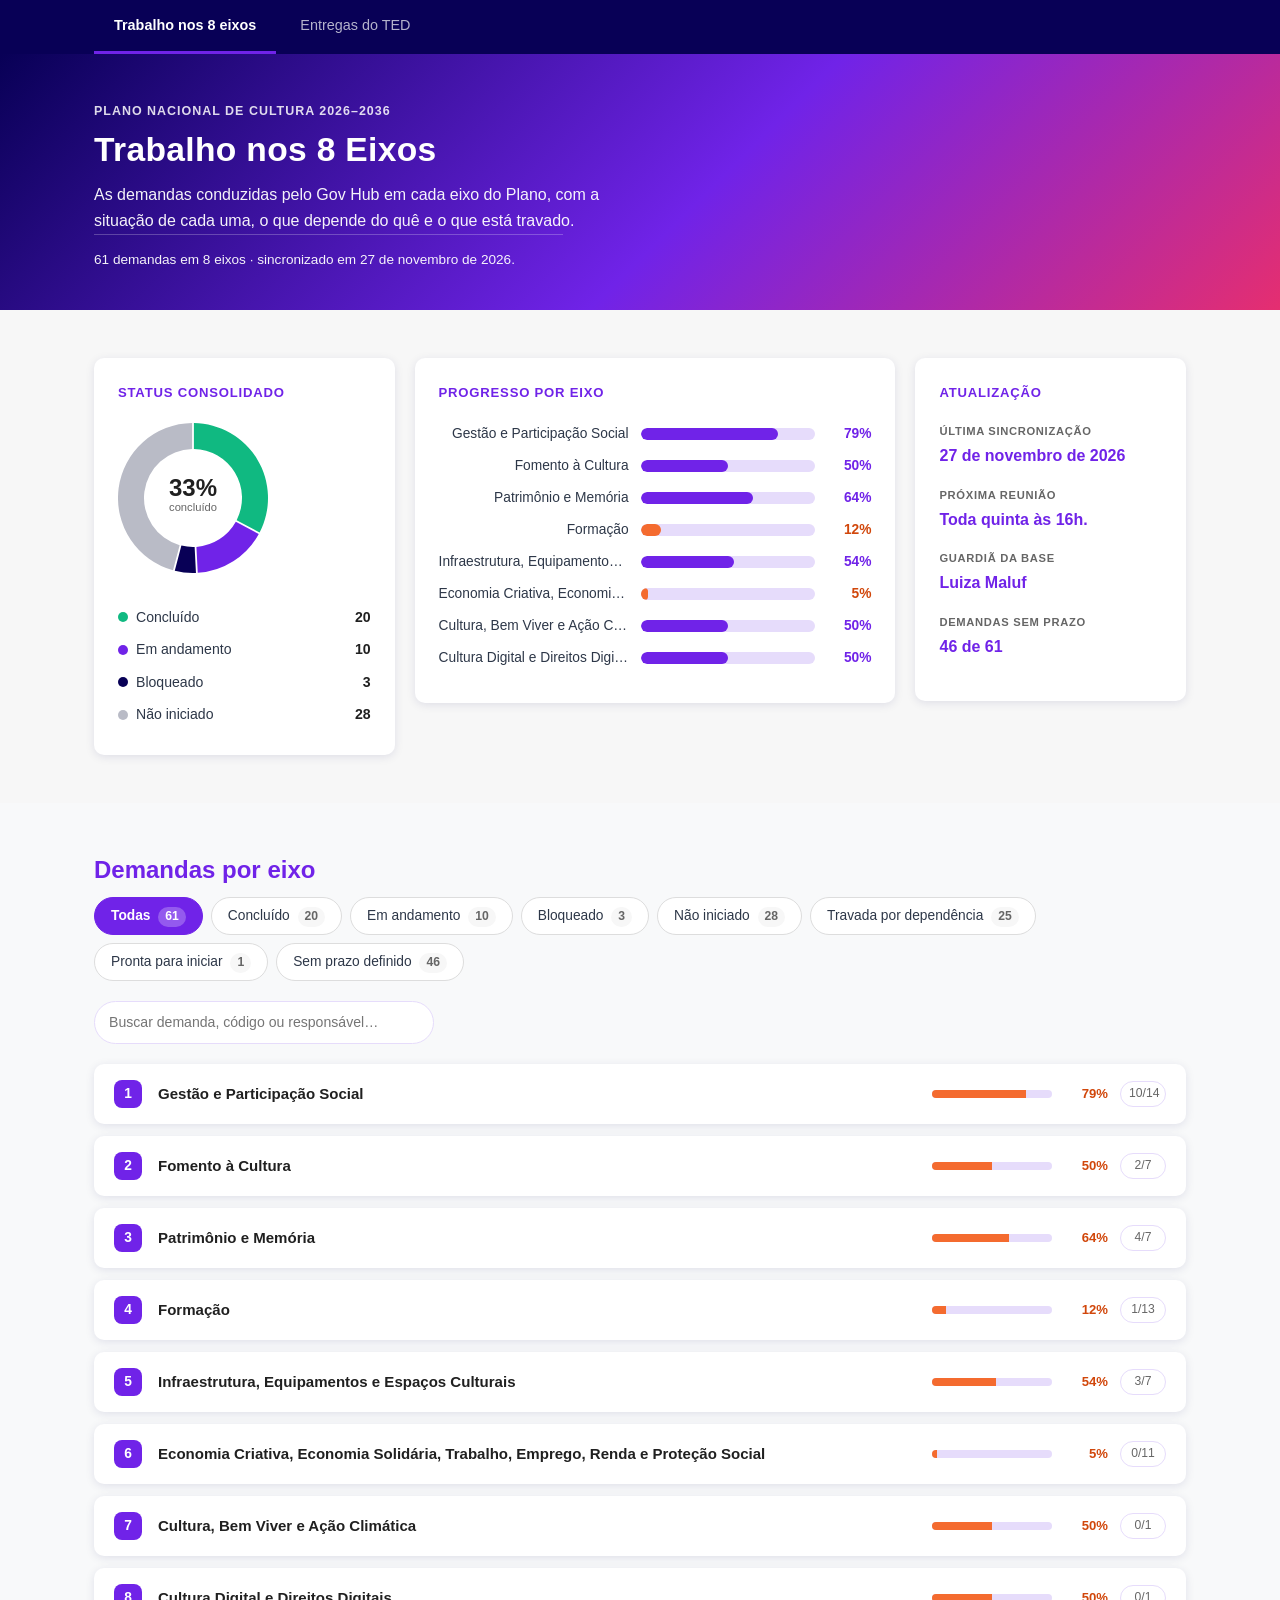
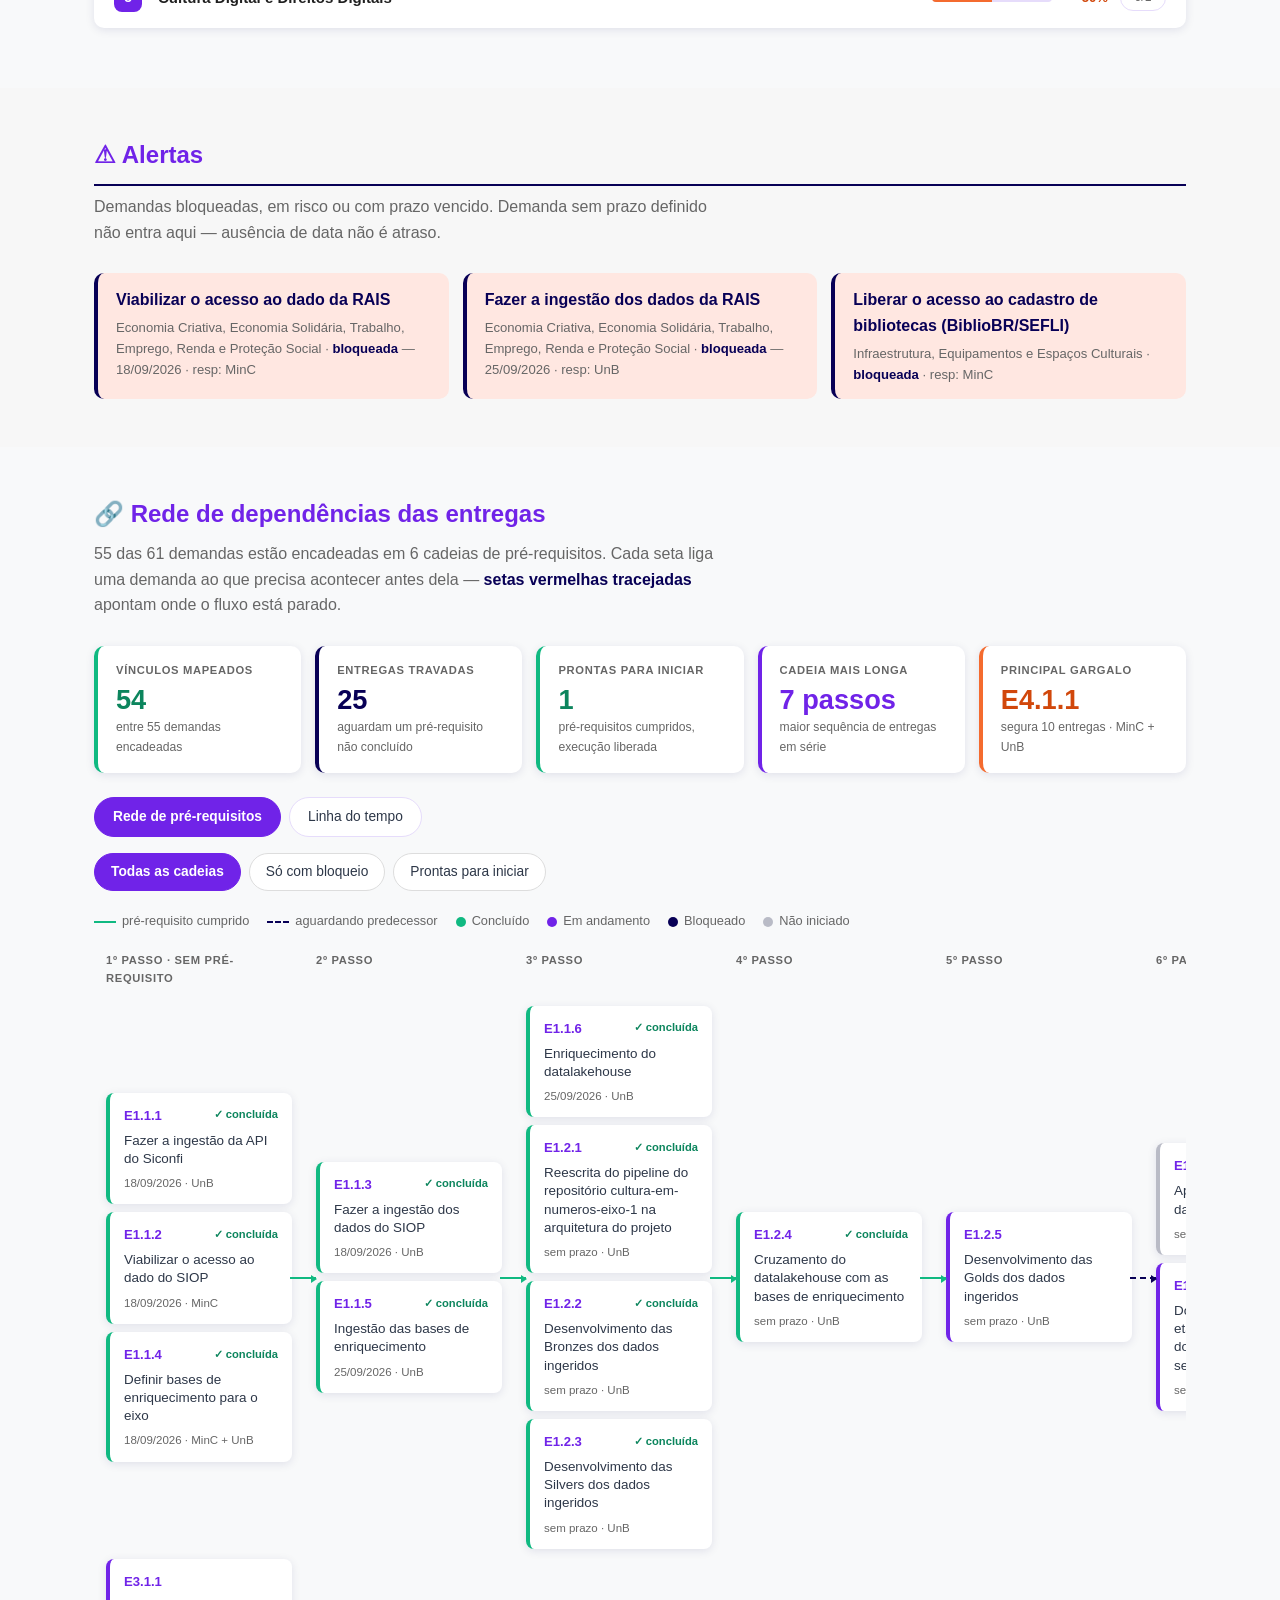
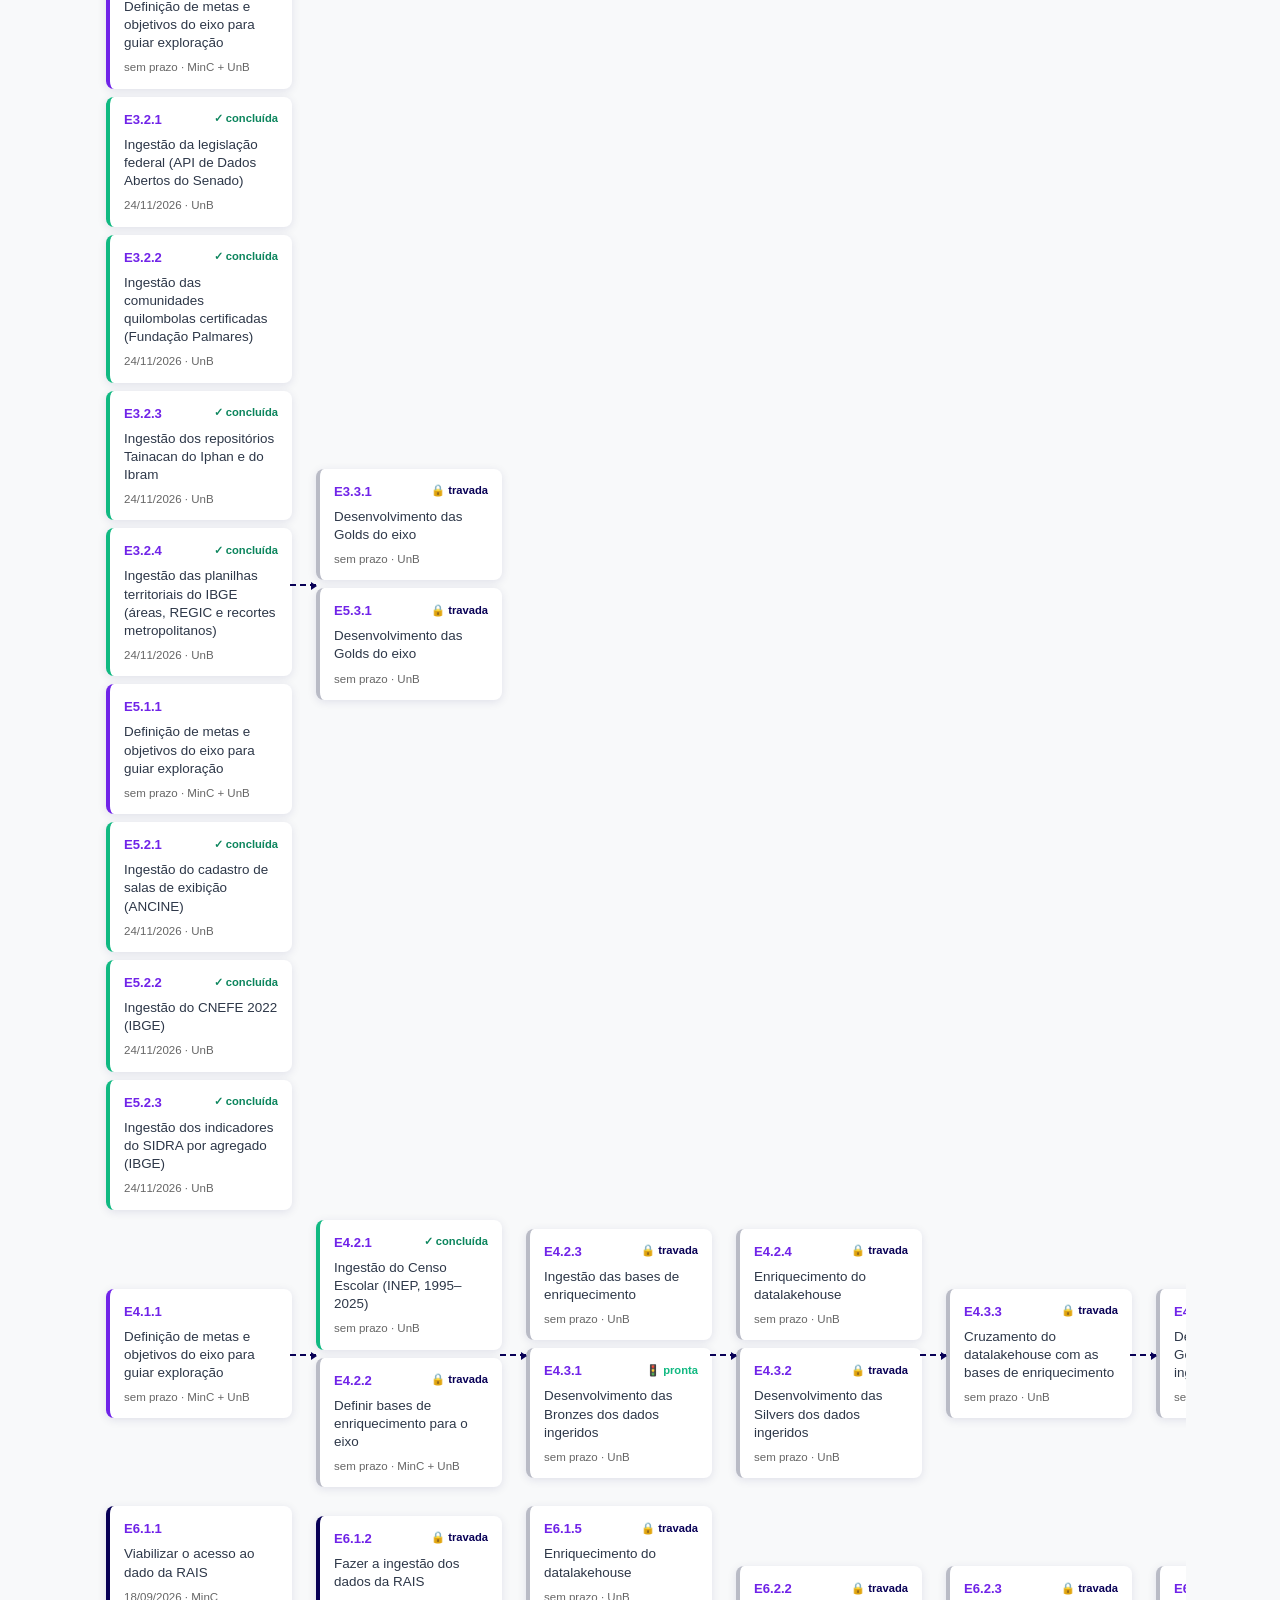
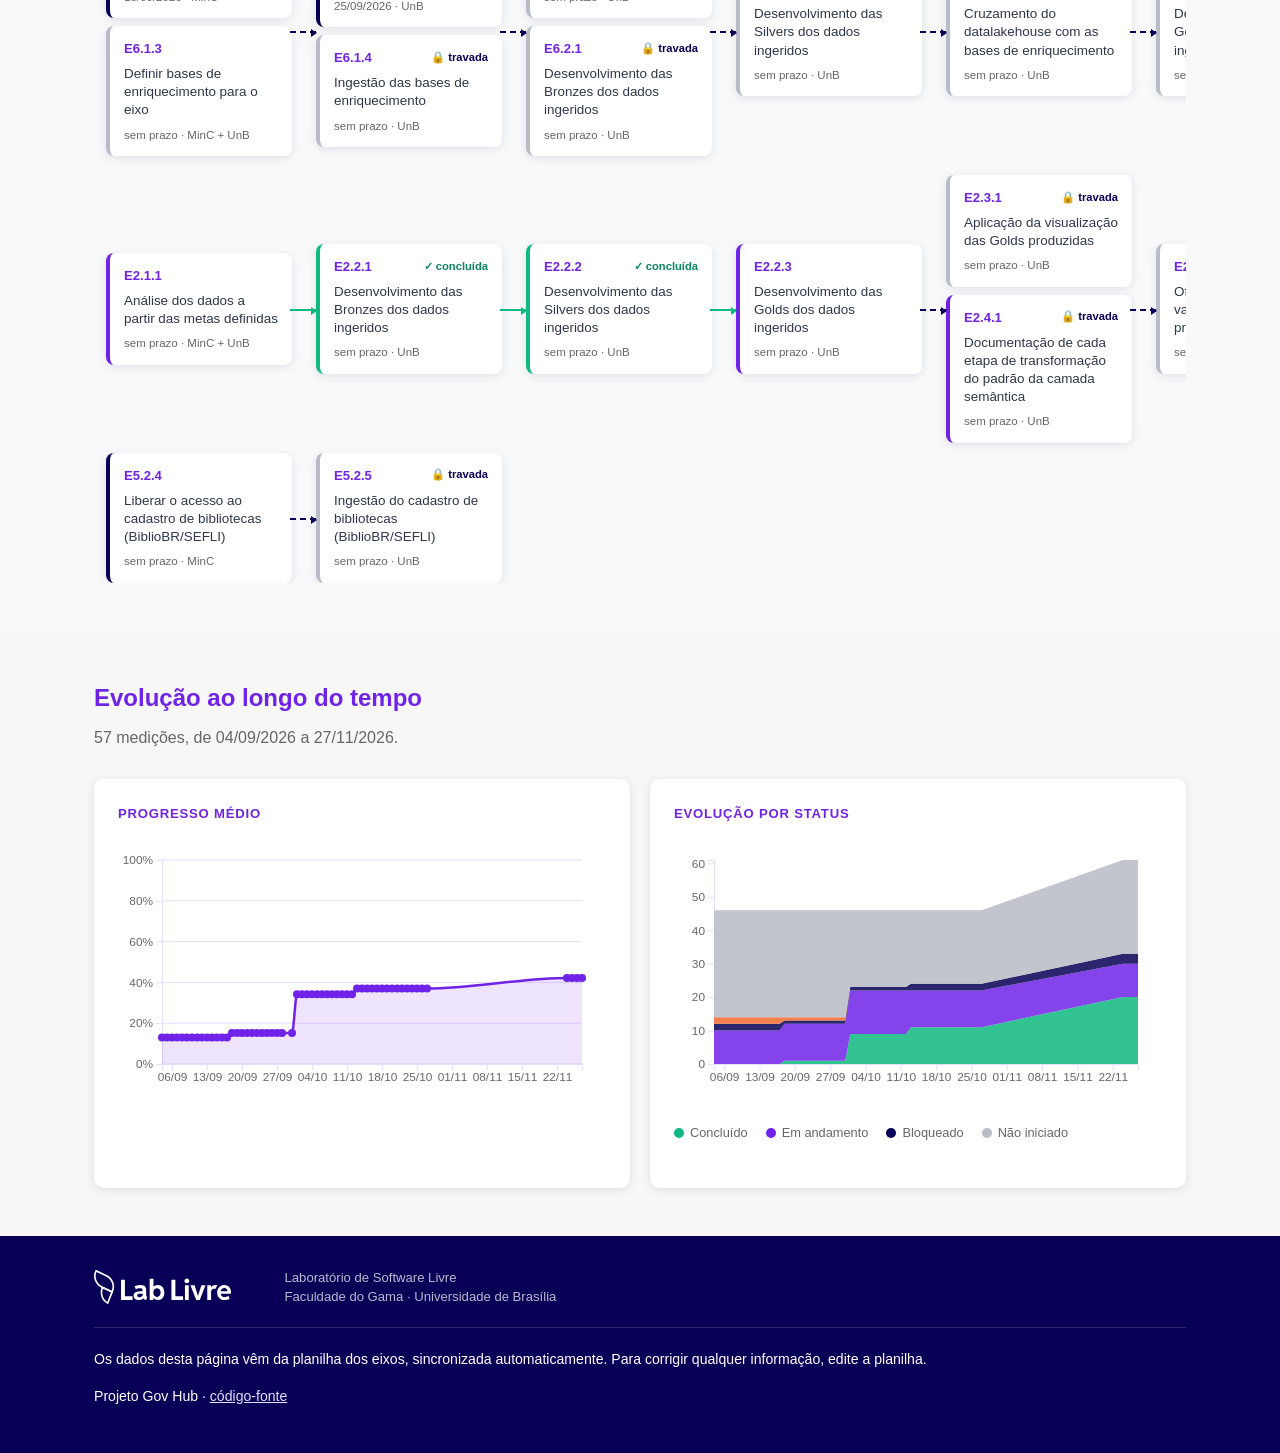
<file: index.html>
<!doctype html>
<html lang="pt-BR">
<head>
  <meta charset="utf-8">
  <title>Painéis do Gov Hub no Ministério da Cultura</title>
  <!-- A raiz abre o trabalho nos 8 eixos. O painel do TED mora em ted.html.

       Até 22/09/2026 o TED ficava aqui, e há links para ele com âncora
       (index.html#produtos, #metas…). Os ids das seções do TED não se
       repetem no painel dos eixos, então a âncora diz para onde o link ia:
       se é do TED, segue para ted.html; senão, para os eixos. -->
  <meta http-equiv="refresh" content="0; url=eixos.html">
  <link rel="icon" href="assets/marca/borboleta.svg" type="image/svg+xml">
  <script>
    (function () {
      var DO_TED = ['produtos', 'indicadores', 'metas', 'evolucao',
                    'artefatos', 'cronograma', 'documentos'];
      var ancora = location.hash.slice(1);
      var destino = DO_TED.indexOf(ancora) >= 0 ? 'ted.html' : 'eixos.html';
      location.replace(destino + location.hash);
    })();
  </script>
</head>
<body>
  <p>
    <a href="eixos.html">Trabalho nos 8 eixos</a> ·
    <a href="ted.html">Entregas do TED</a>
  </p>
</body>
</html>
</file>
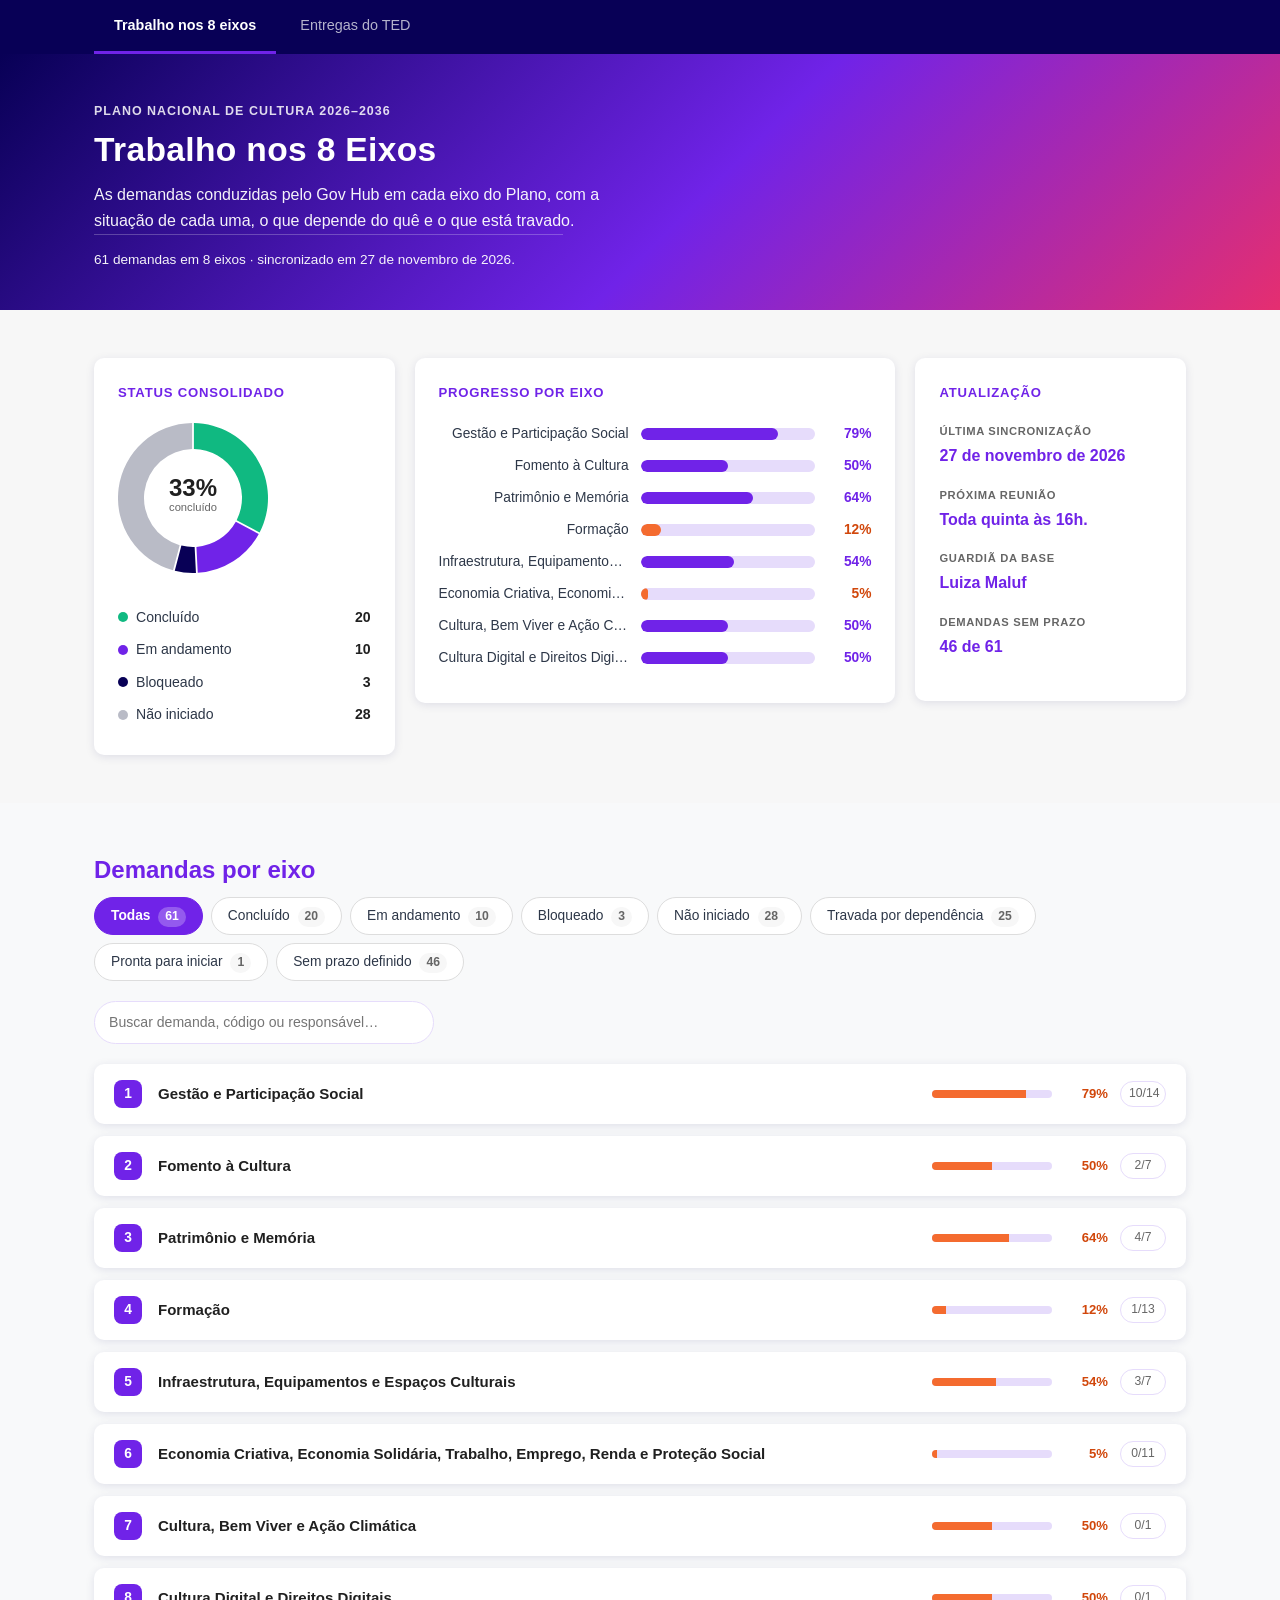
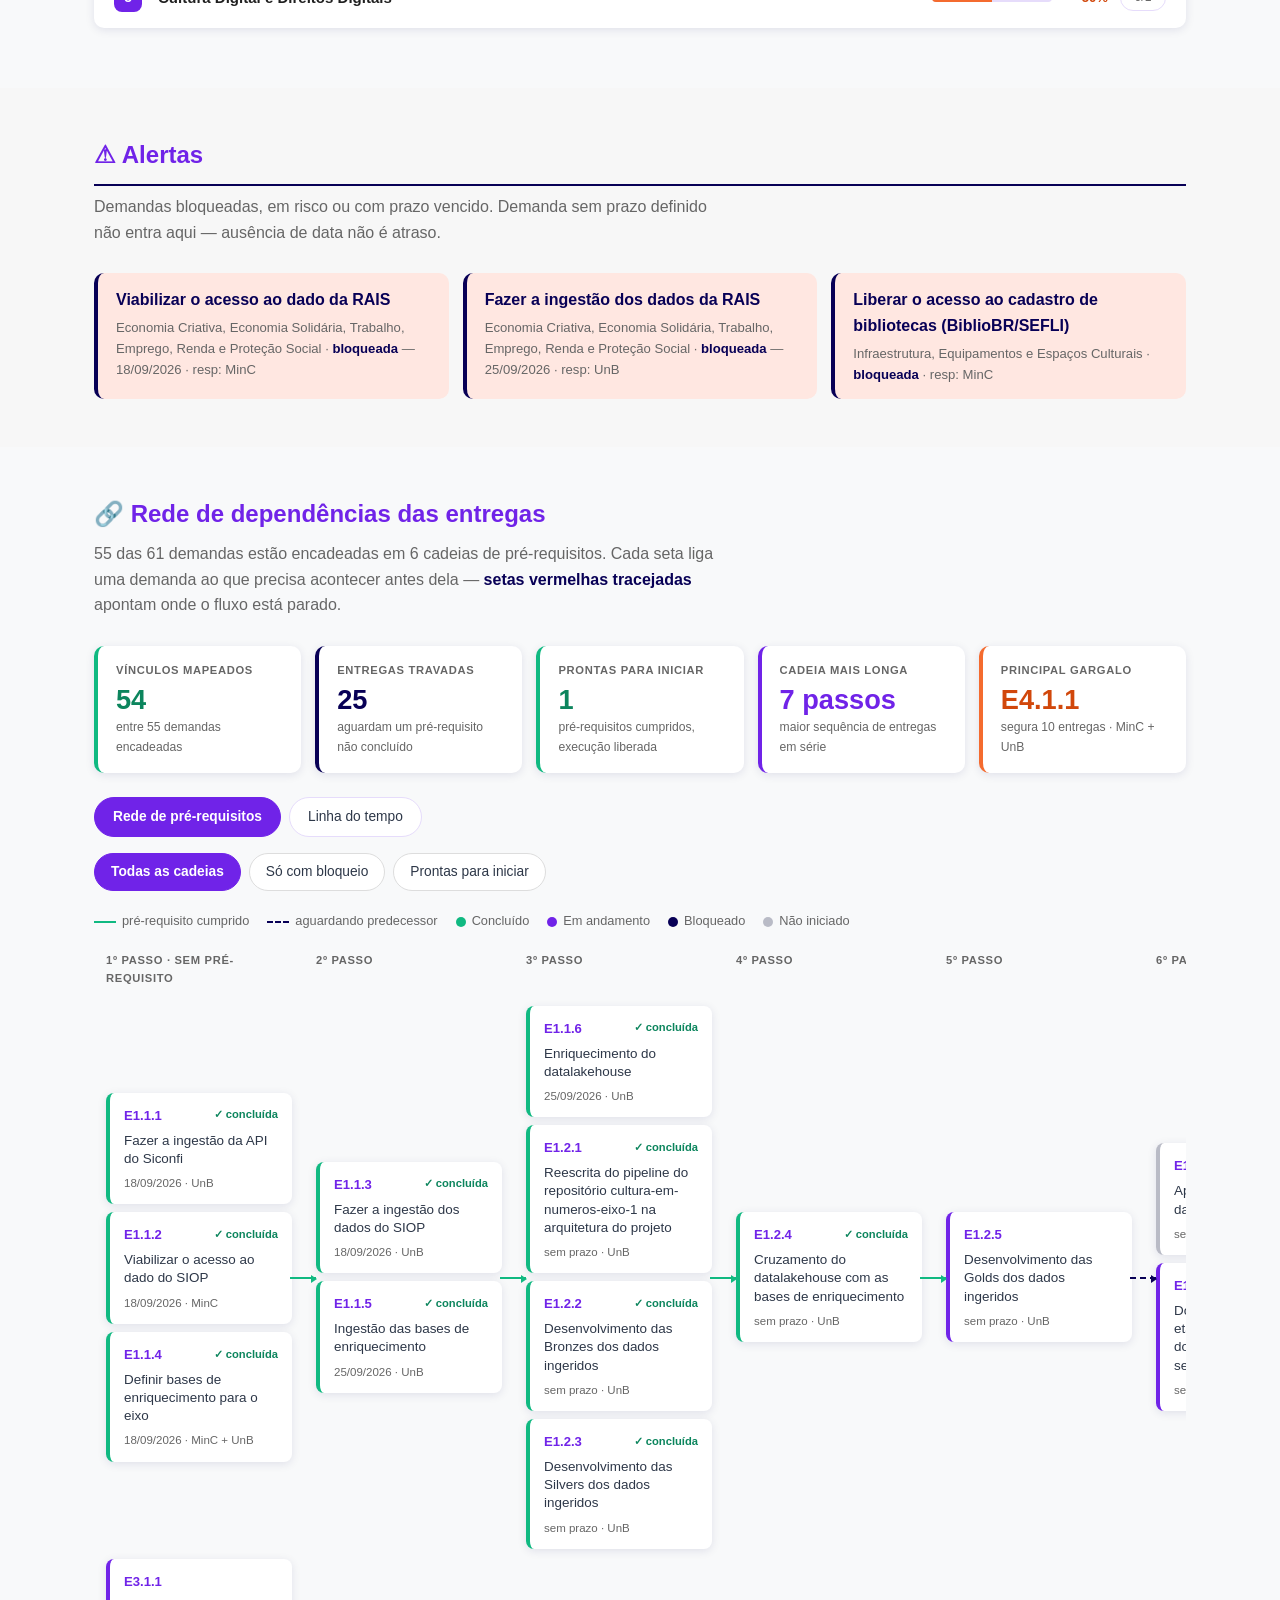
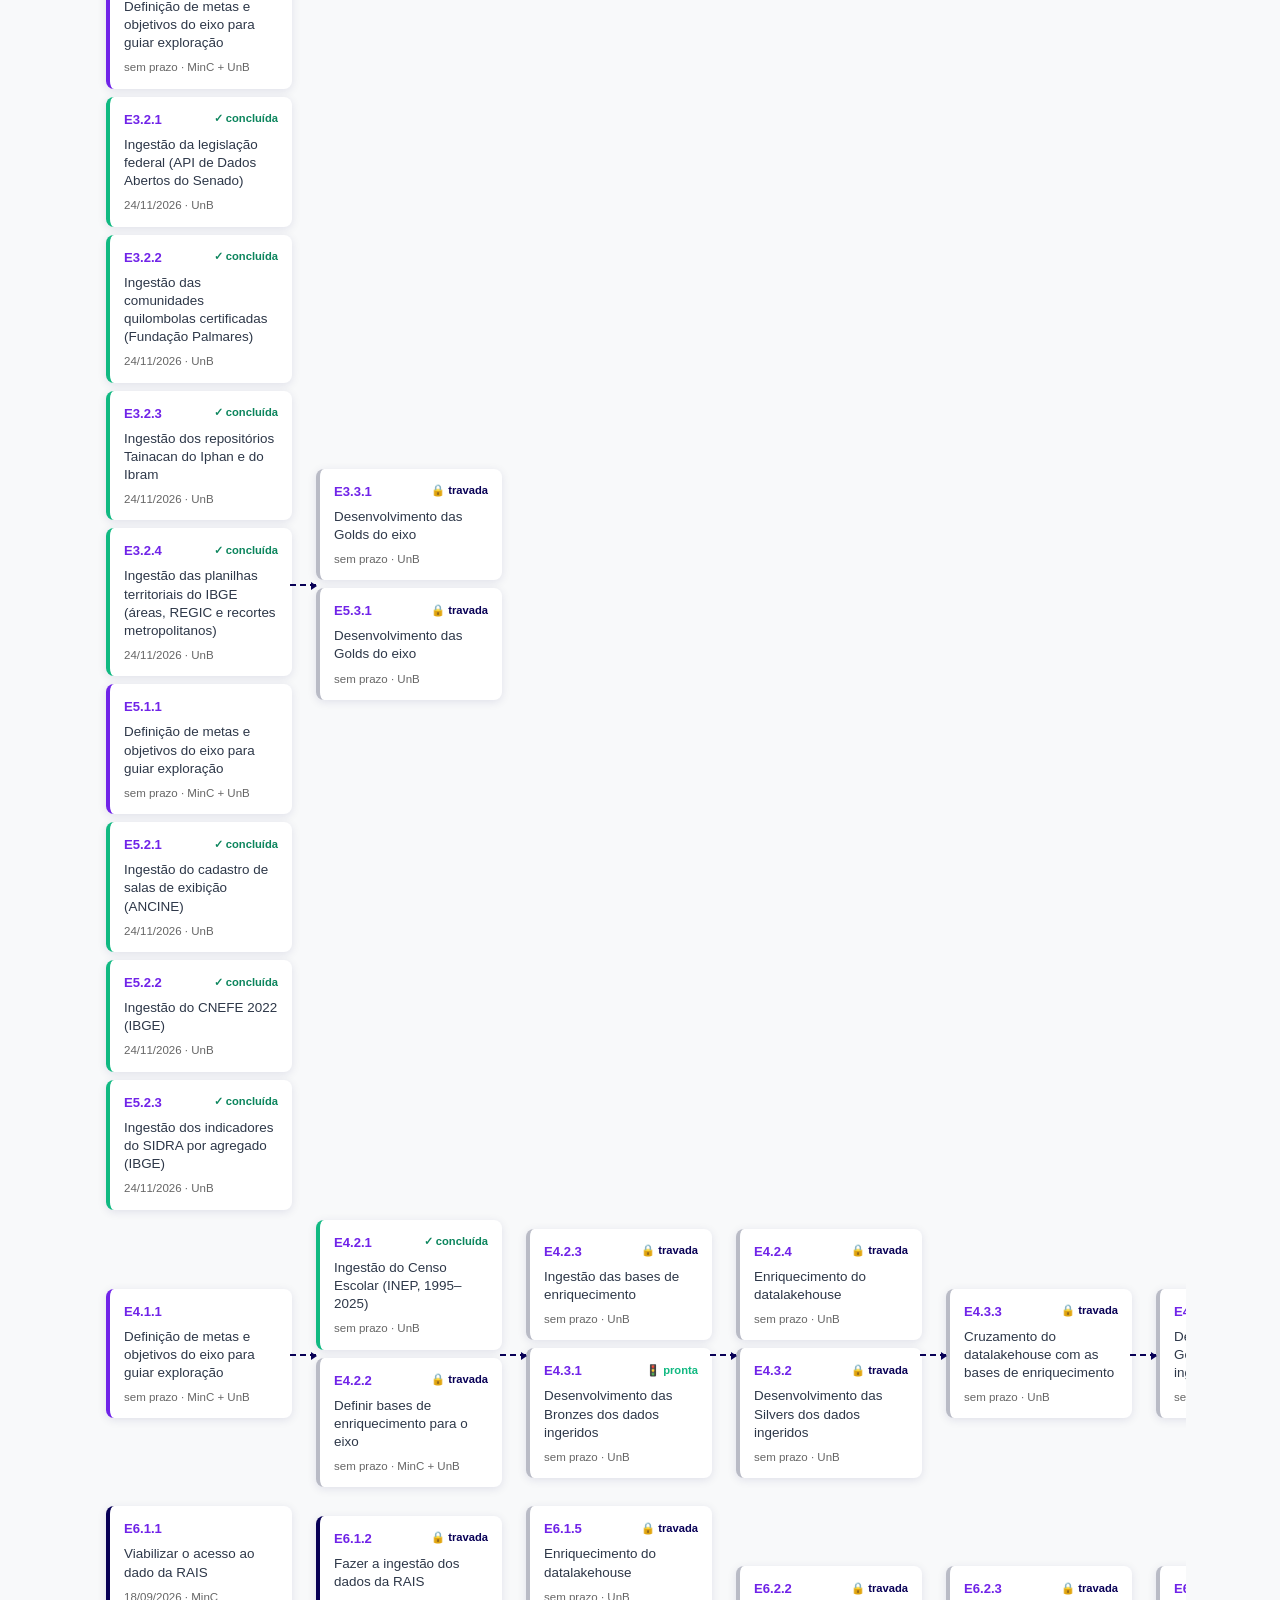
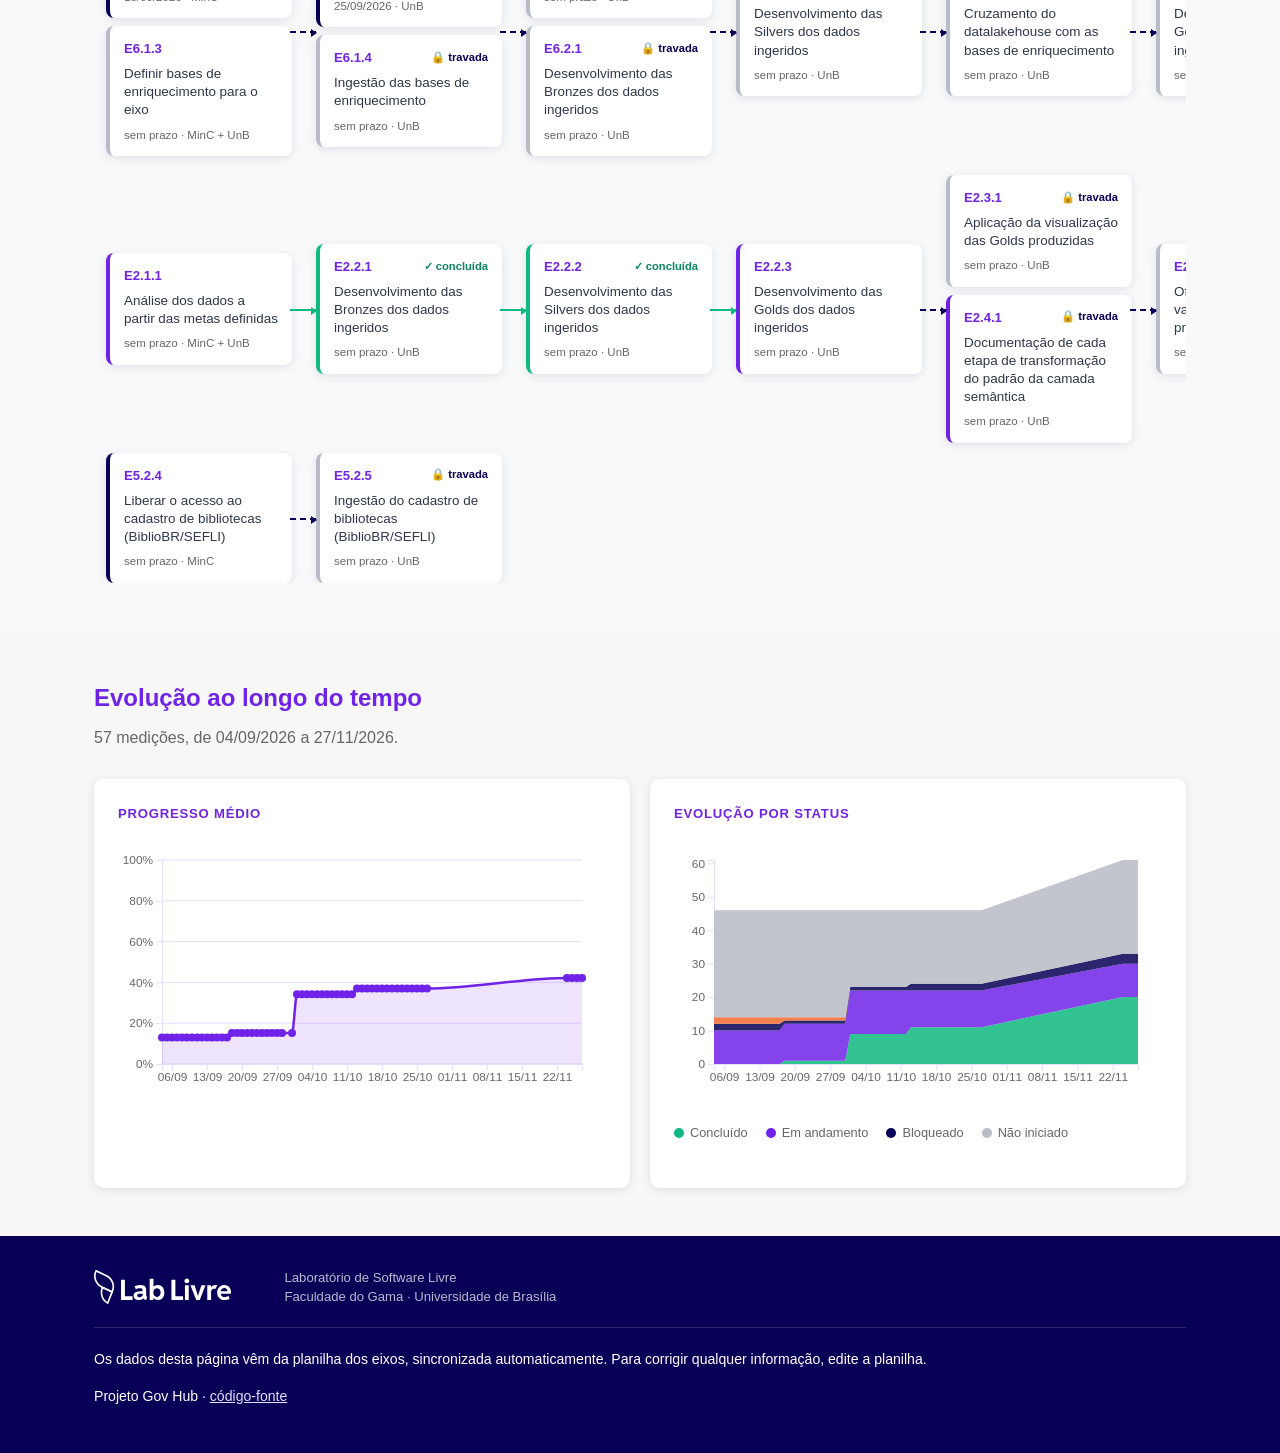
<file: eixos.html>
<!doctype html>
<html lang="pt-BR">
<head>
  <meta charset="utf-8">
  <meta name="viewport" content="width=device-width, initial-scale=1">
  <title>Trabalho nos 8 Eixos do PNC — MinC</title>
  <meta name="description"
        content="Acompanhamento das demandas do Gov Hub nos oito eixos do Plano Nacional de Cultura 2026-2036.">
  <link rel="icon" href="assets/marca/borboleta.svg" type="image/svg+xml">
  <link rel="stylesheet" href="assets/tema.css">
  <link rel="stylesheet" href="assets/eixos.css">
</head>
<body>

  <nav class="navegacao">
    <div class="container">
      <a href="eixos.html" class="ativo" aria-current="page">Trabalho nos 8 eixos</a>
      <a href="ted.html">Entregas do TED</a>
    </div>
  </nav>

  <header class="topo">
    <div class="container">
      <p class="eyebrow">Plano Nacional de Cultura 2026&ndash;2036</p>
      <h1>Trabalho nos 8 Eixos</h1>
      <p>
        As demandas conduzidas pelo Gov Hub em cada eixo do Plano, com a
        situação de cada uma, o que depende do quê e o que está travado.
      </p>
      <p class="carimbo" id="carimbo"></p>
    </div>
  </header>

  <main>
    <section class="secao" id="visao-geral" aria-labelledby="t-visao">
      <div class="container">
        <h2 id="t-visao" class="oculto-visual">Visão geral</h2>
        <div class="grade-visao">
          <article class="cartao" aria-labelledby="t-consolidado">
            <h3 id="t-consolidado">Status consolidado</h3>
            <div id="donut-status"></div>
          </article>

          <article class="cartao" aria-labelledby="t-por-eixo">
            <h3 id="t-por-eixo">Progresso por eixo</h3>
            <div id="barras-eixos"></div>
          </article>

          <article class="cartao" aria-labelledby="t-atualizacao">
            <h3 id="t-atualizacao">Atualização</h3>
            <div id="cartao-atualizacao"></div>
          </article>
        </div>
      </div>
    </section>

    <section class="secao secao-alt" id="demandas" aria-labelledby="t-demandas">
      <div class="container">
        <h2 id="t-demandas">Demandas por eixo</h2>
        <div id="painel-demandas"></div>
      </div>
    </section>

    <section class="secao" id="alertas" aria-labelledby="t-alertas">
      <div class="container">
        <h2 id="t-alertas" class="titulo-alerta">Alertas</h2>
        <div id="lista-alertas"></div>
      </div>
    </section>

    <section class="secao secao-alt" id="rede" aria-labelledby="t-rede">
      <div class="container">
        <h2 id="t-rede" class="titulo-rede">Rede de dependências das entregas</h2>
        <div id="painel-rede"></div>
      </div>
    </section>

    <section class="secao" id="evolucao-eixos" aria-labelledby="t-evolucao-eixos">
      <div class="container">
        <h2 id="t-evolucao-eixos">Evolução ao longo do tempo</h2>
        <div id="painel-evolucao"></div>
      </div>
    </section>

  </main>

  <footer class="rodape">
    <div class="container">
      <div class="assinatura">
        <img src="assets/marca/lab-livre-branco.svg"
             alt="Lab Livre — Laboratório de Software Livre da Universidade de Brasília">
        <span class="quem">Laboratório de Software Livre<br>Faculdade do Gama · Universidade de Brasília</span>
      </div>
      <p id="rodape-origem"></p>
      <p>
        Projeto Gov Hub ·
        <a href="https://github.com/GovHub-br/dashboard-minc-project">código-fonte</a>
      </p>
    </div>
  </footer>

  <script src="assets/d3.v7.min.js"></script>
  <script src="assets/graficos-eixos.js"></script>
  <script src="assets/eixos.js"></script>
</body>
</html>
</file>
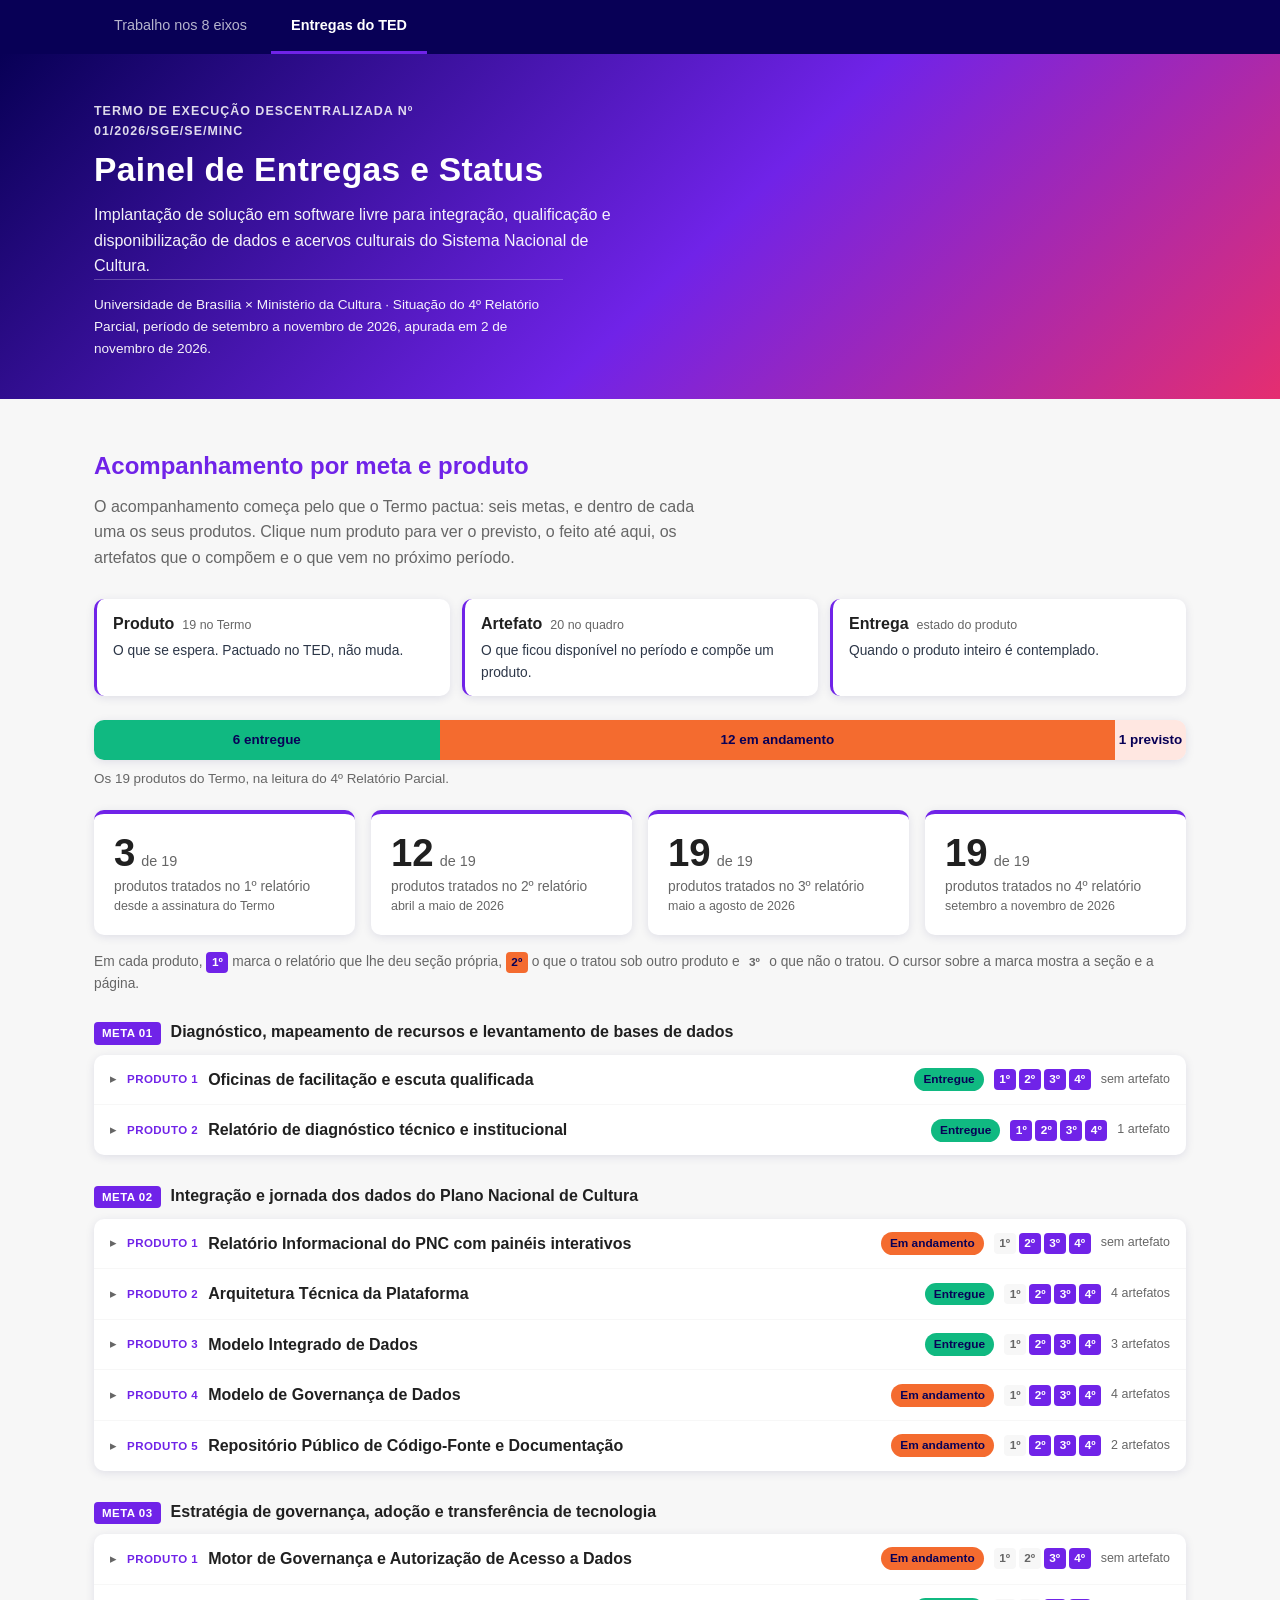
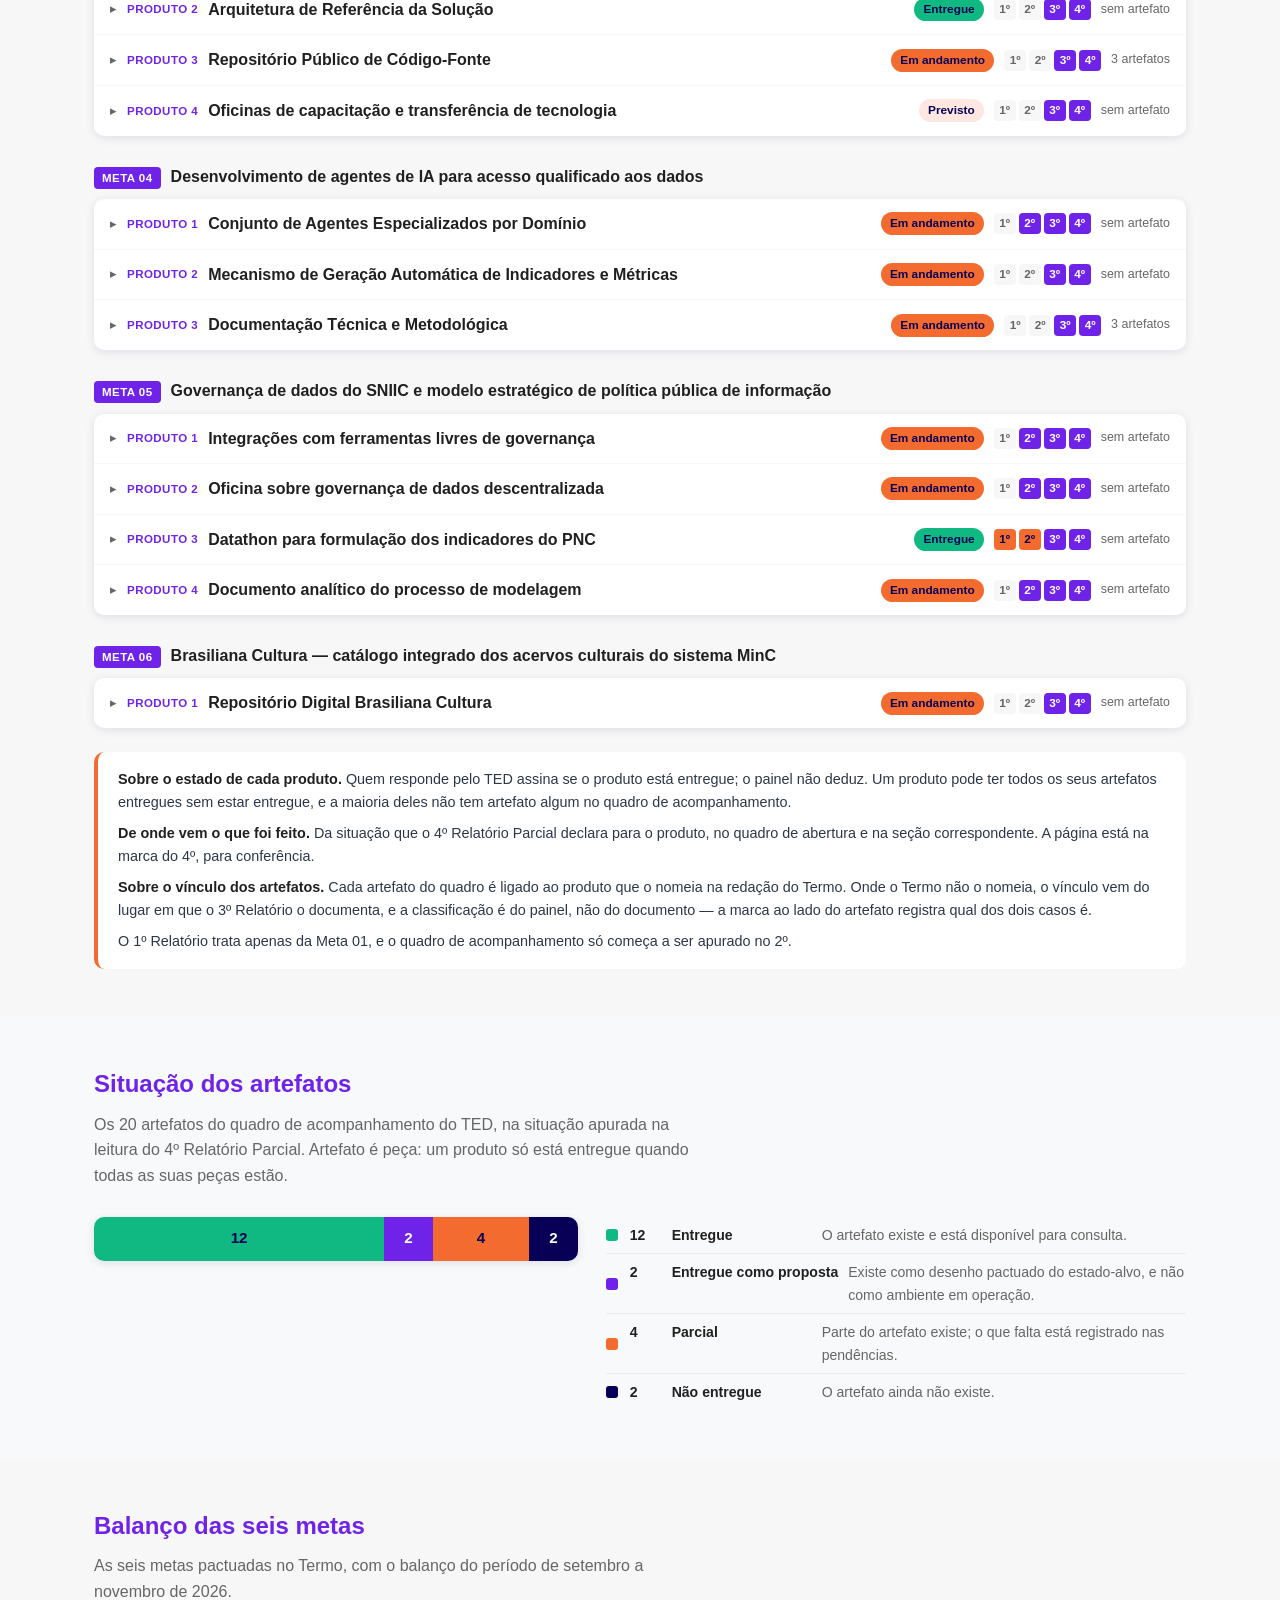
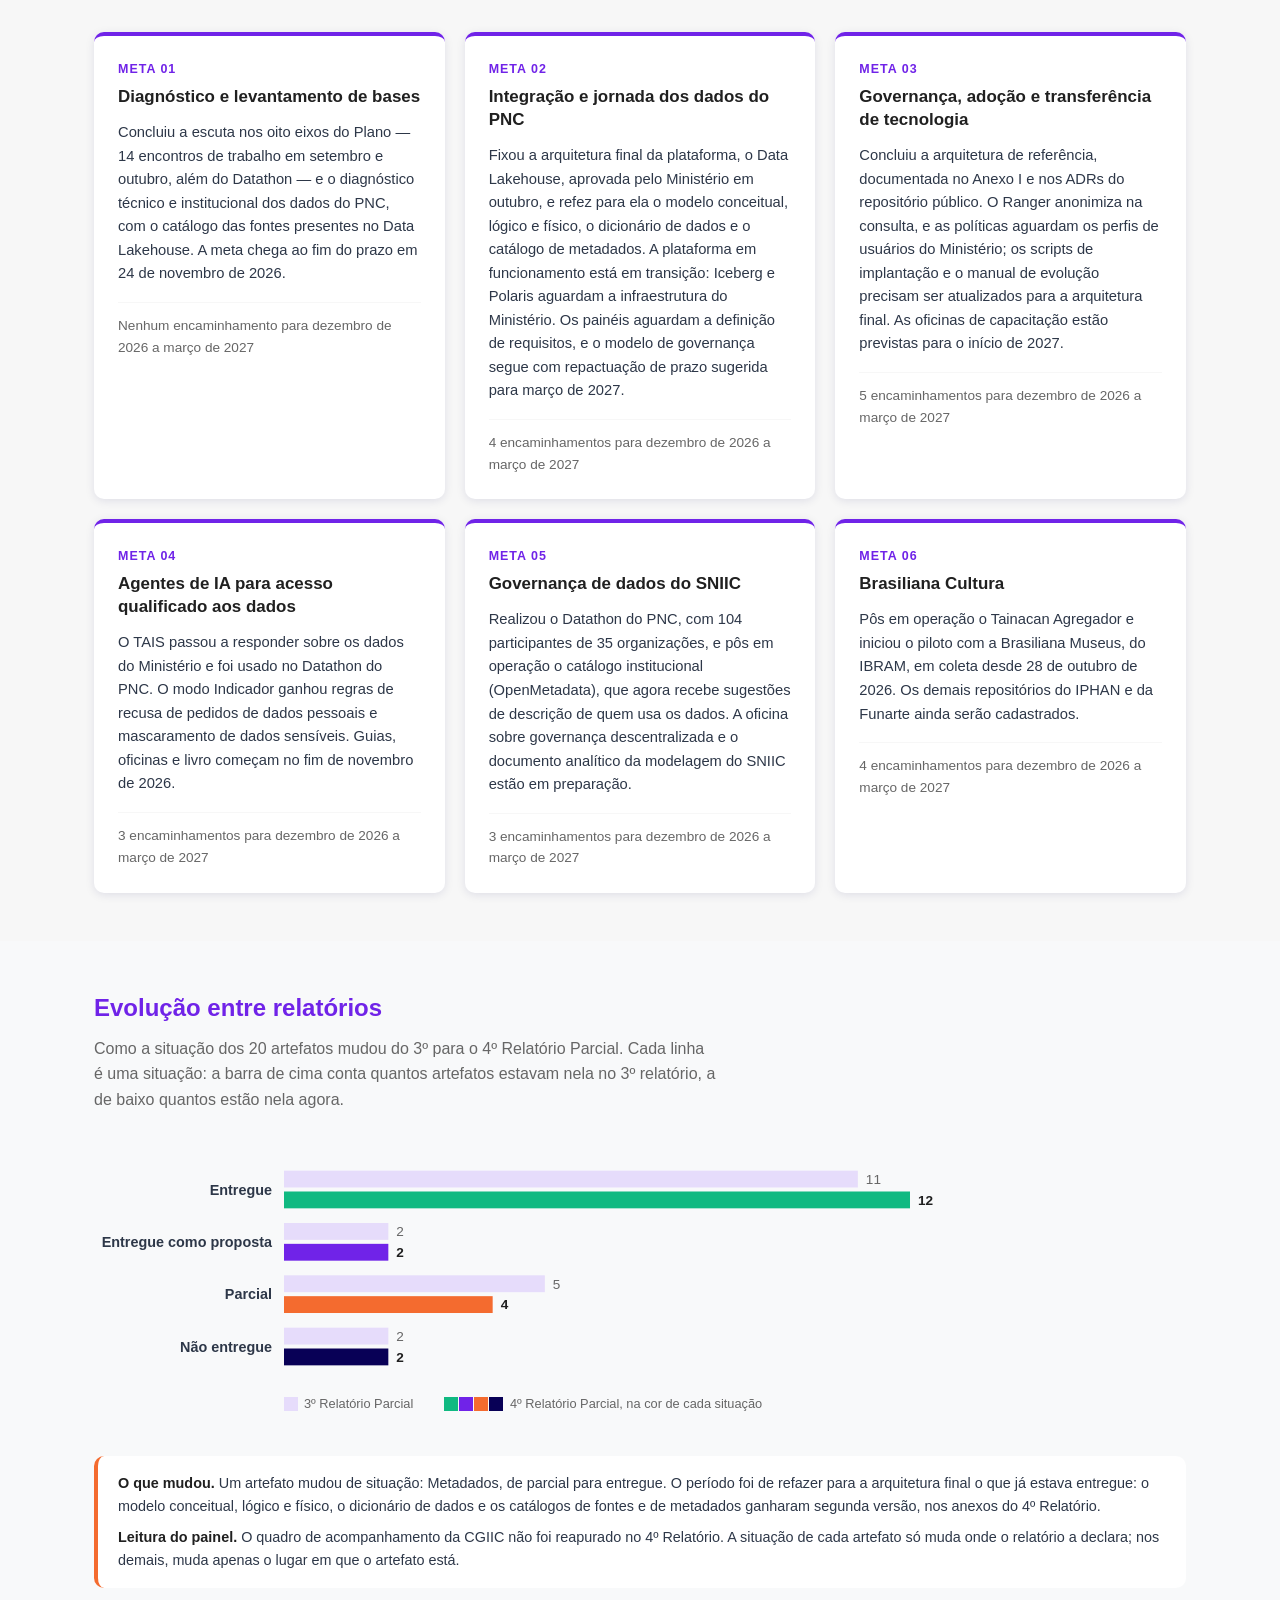
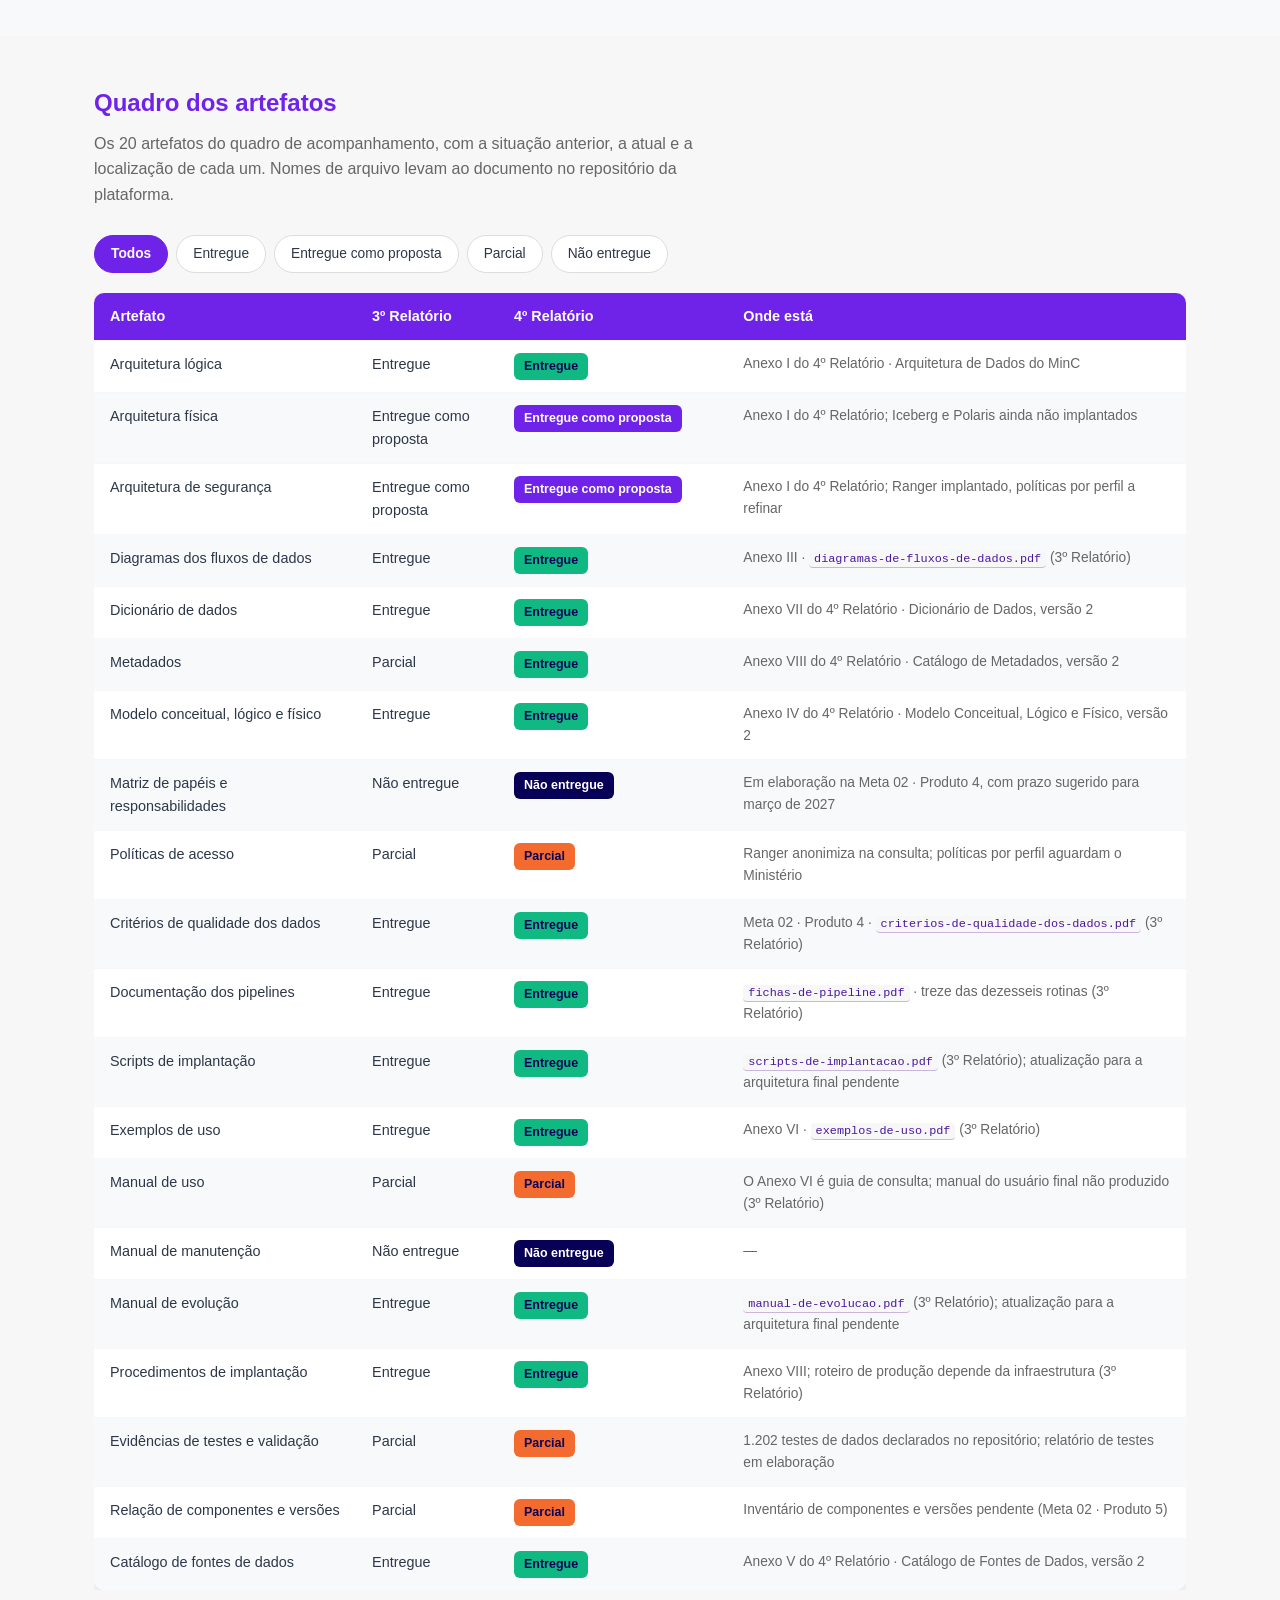
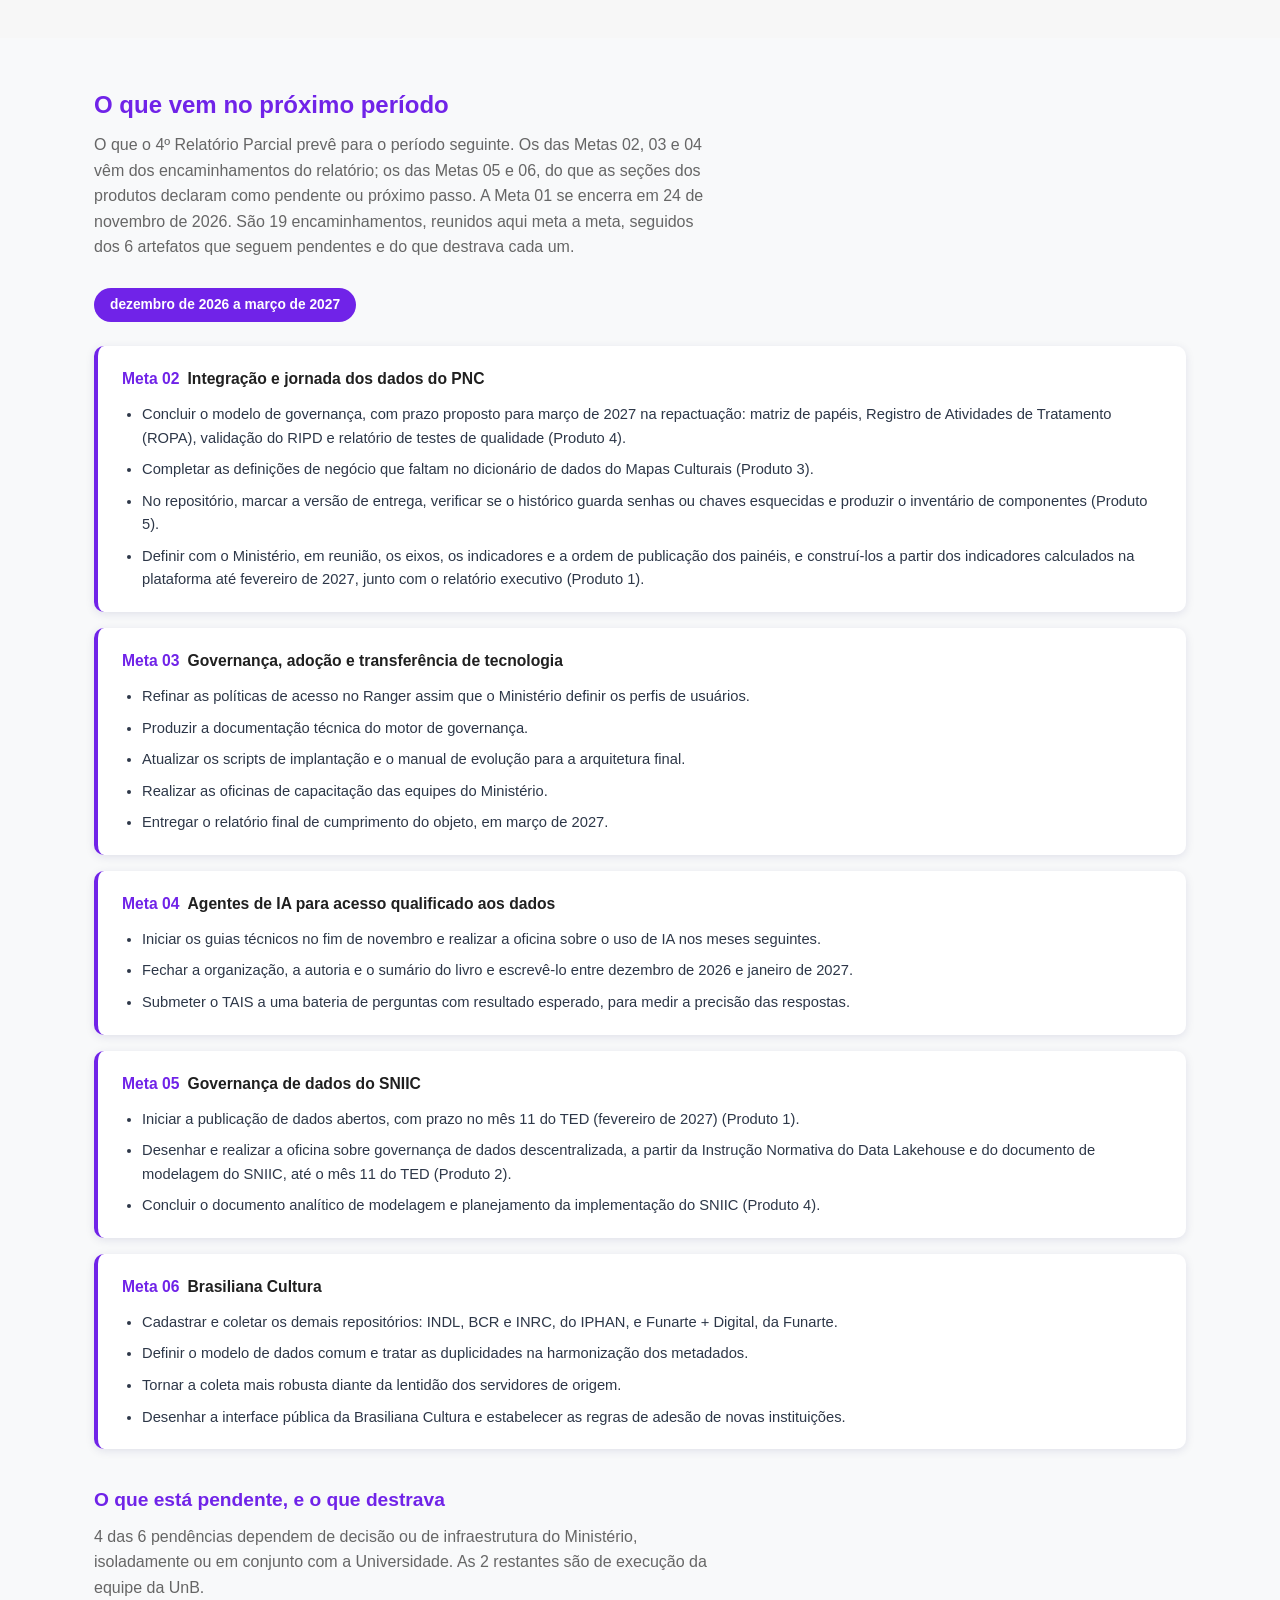
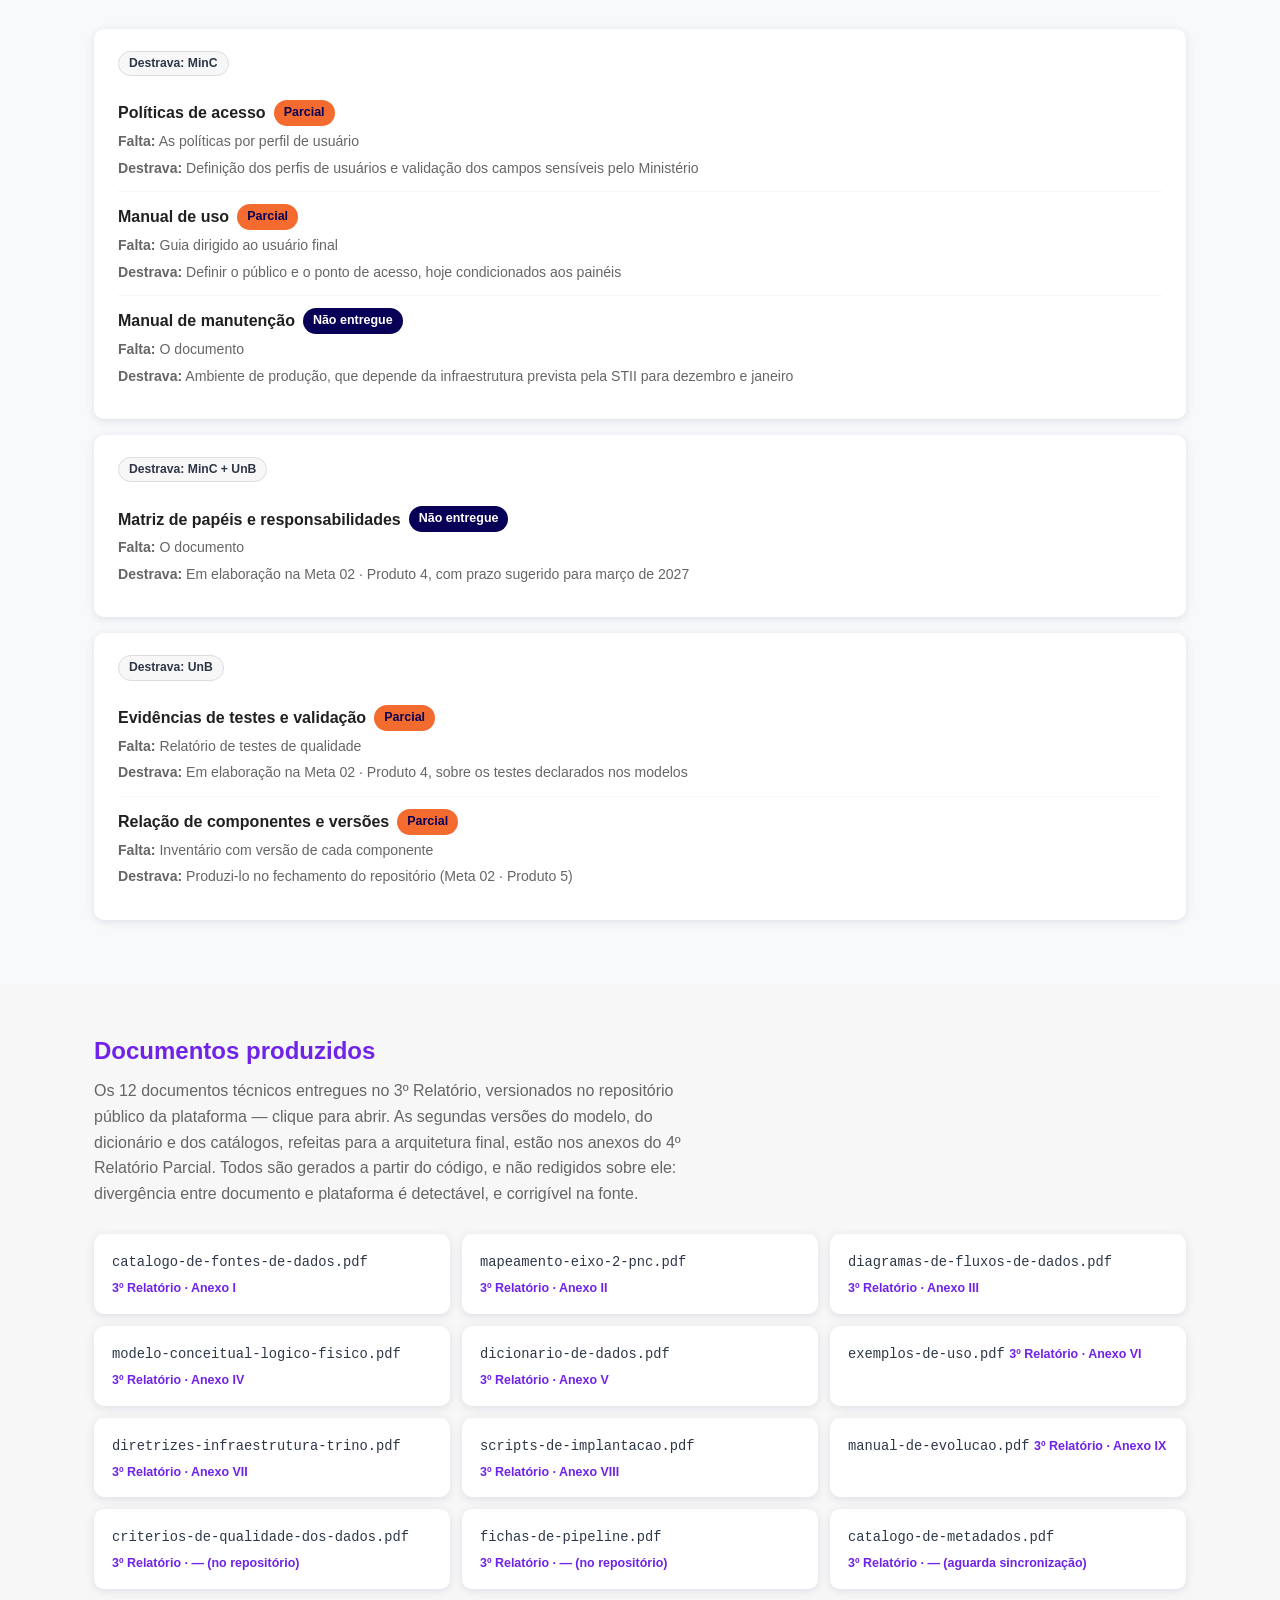
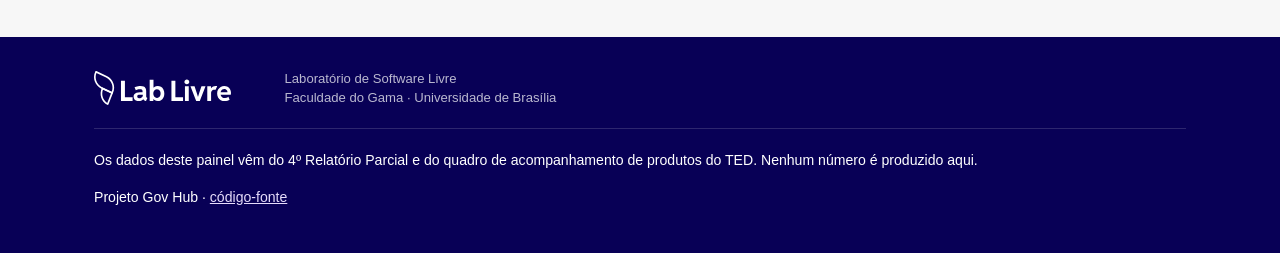
<file: ted.html>
<!doctype html>
<html lang="pt-BR">
<head>
  <meta charset="utf-8">
  <meta name="viewport" content="width=device-width, initial-scale=1">
  <title>Painel de Entregas e Status do TED — MinC</title>
  <meta name="description"
        content="Acompanhamento do Termo de Execução Descentralizada 01/2026/SGE/SE/MINC entre a Universidade de Brasília e o Ministério da Cultura.">
  <link rel="icon" href="assets/marca/borboleta.svg" type="image/svg+xml">
  <link rel="stylesheet" href="assets/tema.css">
</head>
<body>

  <nav class="navegacao">
    <div class="container">
      <a href="eixos.html">Trabalho nos 8 eixos</a>
      <a href="ted.html" class="ativo" aria-current="page">Entregas do TED</a>
    </div>
  </nav>

  <header class="topo">
    <div class="container">
      <p class="eyebrow">Termo de Execução Descentralizada nº 01/2026/SGE/SE/MINC</p>
      <h1>Painel de Entregas e Status</h1>
      <p id="objeto"></p>
      <p class="carimbo" id="carimbo"></p>
    </div>
  </header>

  <main>
    <section class="secao" id="produtos" aria-labelledby="t-produtos">
      <div class="container">
        <h2 id="t-produtos">Acompanhamento por meta e produto</h2>
        <div id="matriz-produtos"></div>
      </div>
    </section>

    <section class="secao secao-alt" id="indicadores" aria-labelledby="t-indicadores">
      <div class="container">
        <h2 id="t-indicadores">Situação dos artefatos</h2>
        <p class="secao-intro">
          Os 20 artefatos do quadro de acompanhamento do TED, na situação apurada
          na leitura do 4º Relatório Parcial. Artefato é peça: um produto só está entregue
          quando todas as suas peças estão.
        </p>
        <div class="situacao-artefatos" id="grade-indicadores"></div>
      </div>
    </section>

    <section class="secao" id="metas" aria-labelledby="t-metas">
      <div class="container">
        <h2 id="t-metas">Balanço das seis metas</h2>
        <div id="grade-metas"></div>
      </div>
    </section>

    <section class="secao secao-alt" id="evolucao" aria-labelledby="t-evolucao">
      <div class="container">
        <h2 id="t-evolucao">Evolução entre relatórios</h2>
        <div id="grafico-evolucao"></div>
      </div>
    </section>

    <section class="secao" id="artefatos" aria-labelledby="t-artefatos">
      <div class="container">
        <h2 id="t-artefatos">Quadro dos artefatos</h2>
        <div id="quadro-artefatos"></div>
      </div>
    </section>

    <section class="secao secao-alt" id="cronograma" aria-labelledby="t-cronograma">
      <div class="container">
        <h2 id="t-cronograma">O que vem no próximo período</h2>
        <div id="lista-cronograma"></div>
      </div>
    </section>


    <section class="secao" id="documentos" aria-labelledby="t-documentos">
      <div class="container">
        <h2 id="t-documentos">Documentos produzidos</h2>
        <div id="lista-documentos"></div>
      </div>
    </section>
  </main>

  <footer class="rodape">
    <div class="container">
      <div class="assinatura">
        <img src="assets/marca/lab-livre-branco.svg"
             alt="Lab Livre — Laboratório de Software Livre da Universidade de Brasília">
        <span class="quem">Laboratório de Software Livre<br>Faculdade do Gama · Universidade de Brasília</span>
      </div>
      <p id="rodape-origem"></p>
      <p>
        Projeto Gov Hub ·
        <a href="https://github.com/GovHub-br/dashboard-minc-project">código-fonte</a>
      </p>
    </div>
  </footer>

  <script src="assets/d3.v7.min.js"></script>
  <script src="assets/graficos.js"></script>
  <script src="assets/painel.js"></script>
</body>
</html>
</file>
<file: assets/tema.css>
/* Painel de Entregas e Status do TED — MinC

   Identidade visual do Lab Livre, conforme a skill lablivre-visual-identity
   (Manual de Identidade Visual da marca). Os nomes dos tokens são os da
   skill, de modo que o artefato troque de marca trocando só este :root.

   Duas escolhas que se afastam da leitura literal da skill, e por quê:

   1. A skill traz as fontes Reddit Sans e Oswald por @import do Google
      Fonts. Este painel não carrega nada de CDN — precisa abrir em rede
      restrita —, então a pilha nomeia as fontes da marca e cai no
      fallback de sistema quando elas não estão instaladas.

   2. O magenta não é usado como fundo de etiqueta: #E52E70 dá 4,24 de
      contraste com branco e 4,33 com o navy, abaixo do mínimo AA para
      texto pequeno. Fica no papel que o MIV lhe dá — acento e transição
      de gradiente. As quatro situações usam navy, roxo, laranja e verde,
      todas acima de 6. */

:root {
  /* Paleta oficial (MIV Lab Livre) */
  --primary-purple:  #7023E8; /* roxo — cor-assinatura */
  --dark-navy:       #080056; /* azul profundo — contraste máximo */
  --accent-magenta:  #E52E70; /* rosa-choque — acento, gradiente */
  --accent-pink:     #F46B2F; /* laranja — acento quente pontual */
  --bg-peach:        #FFE7E1; /* rosa claro — fundo de marca */
  --text-white:      #FFFFFF;

  /* Estados derivados do primário */
  --purple-600: #5F1EC5;
  --purple-700: #4A17A0;

  /* Neutros / texto */
  --text-strong: #202020;
  --text-body:   #2D3748;
  --text-muted:  #666666;

  /* Fundos */
  --bg-white:  #FFFFFF;
  --bg-light:  #F7F7F7;
  --bg-subtle: #F8F9FA;

  /* Divisores */
  --border-soft: #E6DCFB;

  /* Semânticas */
  --color-success: #10B981;

  /* Versões de texto do verde e do laranja. As cores de marca funcionam como
     fundo, mas como cor de texto sobre branco dão 2,54 e 3,00 — abaixo de AA.
     Estes tons, escurecidos até 4,5, valem só para número e rótulo; o fundo
     continua usando as cores oficiais. */
  --success-texto: #0C855D;
  --pink-texto:    #D1470B;

  --shadow-md: 0 2px 10px rgba(8, 0, 86, 0.10);
  --shadow-lg: 0 4px 20px rgba(8, 0, 86, 0.12);
  --radius-sm: 6px;
  --radius-md: 10px;
  --radius-lg: 16px;

  /* Reddit Sans e Oswald são as fontes da marca; sem CDN, a pilha só as
     nomeia — quem as tiver instaladas vê a marca, os demais veem o
     fallback de sistema. */
  --font-base: 'Reddit Sans', 'Open Sans', -apple-system, BlinkMacSystemFont,
               'Segoe UI', Roboto, 'Helvetica Neue', Arial, sans-serif;
  --font-titulo: 'Oswald', 'Reddit Sans', 'Open Sans', var(--font-base);

  --largura: 1140px;
}

* { box-sizing: border-box; }

body {
  margin: 0;
  font-family: var(--font-base);
  color: var(--text-body);
  background: var(--bg-light);
  line-height: 1.6;
}

.container {
  max-width: var(--largura);
  margin: 0 auto;
  padding: 0 24px;
}

/* ---------------------------------------------------------------- cabeçalho */

/* Degradê da marca: sempre do frio para o quente, como manda o MIV. */
.topo {
  background: linear-gradient(135deg,
    var(--dark-navy) 0%, var(--primary-purple) 55%, var(--accent-magenta) 100%);
  color: var(--bg-white);
  padding: 48px 0 40px;
}

.topo .eyebrow {
  text-transform: uppercase;
  letter-spacing: 0.08em;
  font-size: 0.78rem;
  font-weight: 600;
  opacity: 0.85;
  margin: 0 0 8px;
}

.topo .eyebrow { font-family: var(--font-titulo); }

.topo h1 {
  font-family: var(--font-titulo);
  letter-spacing: 0.01em;
  margin: 0 0 12px;
  font-size: 2.1rem;
  font-weight: 700;
  line-height: 1.2;
}

.topo p { margin: 0; max-width: 62ch; opacity: 0.95; }

.carimbo {
  margin-top: 20px;
  font-size: 0.85rem;
  opacity: 0.9;
  border-top: 1px solid rgba(255, 255, 255, 0.25);
  padding-top: 14px;
}

/* ------------------------------------------------------------------ seções */

.secao { padding: 48px 0; }
.secao-alt { background: var(--bg-subtle); }

.secao h2 {
  color: var(--primary-purple);
  font-size: 1.5rem;
  margin: 0 0 8px;
}

.secao-intro {
  color: var(--text-muted);
  margin: 0 0 28px;
  max-width: 70ch;
}

/* ------------------------------------------------------------ indicadores */

.indicadores {
  display: grid;
  grid-template-columns: repeat(auto-fit, minmax(160px, 1fr));
  gap: 16px;
}

.indicador {
  background: var(--bg-white);
  border-radius: var(--radius-md);
  box-shadow: var(--shadow-md);
  padding: 20px;
  border-top: 4px solid var(--primary-purple);
}

.indicador .numero {
  font-size: 2.4rem;
  font-weight: 700;
  color: var(--text-strong);
  line-height: 1;
}

.indicador .rotulo {
  margin-top: 6px;
  font-size: 0.86rem;
  color: var(--text-muted);
}

.indicador.sit-entregue           { border-top-color: var(--color-success); }
.indicador.sit-entregue-proposta  { border-top-color: var(--primary-purple); }
.indicador.sit-parcial            { border-top-color: var(--accent-pink); }
.indicador.sit-nao-entregue       { border-top-color: var(--dark-navy); }

/* ---------------------------------------------------------------- etiquetas */

.etiqueta {
  display: inline-block;
  padding: 3px 10px;
  border-radius: 999px;
  font-size: 0.78rem;
  font-weight: 600;
  white-space: nowrap;
  color: var(--bg-white);
}

.etiqueta.sit-entregue          { background: var(--color-success); color: var(--dark-navy); }
.etiqueta.sit-entregue-proposta { background: var(--primary-purple); }
.etiqueta.sit-parcial           { background: var(--accent-pink); color: var(--dark-navy); }
.etiqueta.sit-nao-entregue      { background: var(--dark-navy); }

/* ------------------------------------------------------------------ rodapé */

.rodape {
  background: var(--dark-navy);
  color: var(--bg-white);
  padding: 32px 0;
  font-size: 0.88rem;
}

/* Assinatura horizontal do Lab Livre. A área de não-interferência do MIV é a
   altura do ícone: daí a margem de 34px ao redor, para 34px de altura. */
.assinatura {
  display: flex;
  align-items: center;
  gap: 20px;
  flex-wrap: wrap;
  margin-bottom: 20px;
  padding-bottom: 20px;
  border-bottom: 1px solid rgba(255, 255, 255, 0.15);
}

.assinatura img {
  height: 34px;      /* bem acima da redução mínima de 3 cm em impressão */
  width: auto;
  margin: 0 34px 0 0;
  display: block;
}

.assinatura .quem {
  font-size: 0.82rem;
  line-height: 1.5;
  color: rgba(255, 255, 255, 0.72);
}

.rodape a { color: var(--border-soft); }

/* --------------------------------------------------------------- responsivo */

@media (max-width: 640px) {
  .topo .eyebrow { font-family: var(--font-titulo); }

.topo h1 {
  font-family: var(--font-titulo);
  letter-spacing: 0.01em; font-size: 1.5rem; }
  .secao { padding: 32px 0; }
  .indicador .numero { font-size: 1.9rem; }
}

@media print {
  body { background: var(--bg-white); }
  .secao, .topo { padding: 16px 0; }
  .topo { background: var(--primary-purple) !important; -webkit-print-color-adjust: exact; }
}

/* ------------------------------------------------------------- gráficos */

.barra-antes { fill: var(--border-soft); }

.barra-agora.sit-entregue          { fill: var(--color-success); }
.barra-agora.sit-entregue-proposta { fill: var(--primary-purple); }
.barra-agora.sit-parcial           { fill: var(--accent-pink); }
.barra-agora.sit-nao-entregue      { fill: var(--dark-navy); }

.rotulo-situacao {
  font-size: 0.9rem;
  font-weight: 600;
  fill: var(--text-body);
}

.valor { font-size: 0.85rem; fill: var(--text-muted); }
.valor-forte { font-weight: 700; fill: var(--text-strong); }
.rotulo-legenda { font-size: 0.8rem; fill: var(--text-muted); }

/* ----------------------------------------------------------------- nota */

.nota {
  margin-top: 24px;
  padding: 16px 20px;
  background: var(--bg-white);
  border-left: 4px solid var(--accent-pink);
  border-radius: var(--radius-md);
  font-size: 0.9rem;
  color: var(--text-body);
}

.nota strong { color: var(--text-strong); }
.nota p { margin: 0 0 8px; }
.nota p:last-child { margin-bottom: 0; }

/* Na ficha do produto a nota fica junto do texto, sem o respiro de seção. */
.corpo-produto .mudanca-estado {
  margin-top: 12px;
  background: var(--bg-light);
  font-size: 0.86rem;
  line-height: 1.5;
}

/* O SVG acompanha a largura do container até este limite. Sem o limite, o
   viewBox seria esticado e as fontes ampliadas junto. */
#svg-evolucao { max-width: 860px; }

/* ------------------------------------------------------------------ metas */

.grade-metas {
  display: grid;
  grid-template-columns: repeat(auto-fit, minmax(320px, 1fr));
  gap: 20px;
}

.meta {
  background: var(--bg-white);
  border-radius: var(--radius-md);
  box-shadow: var(--shadow-md);
  padding: 24px;
  border-top: 4px solid var(--primary-purple);
}

.meta .numero-meta {
  font-size: 0.78rem;
  font-weight: 700;
  text-transform: uppercase;
  letter-spacing: 0.08em;
  color: var(--primary-purple);
}

.meta h3 {
  margin: 6px 0 12px;
  font-size: 1.06rem;
  color: var(--text-strong);
  line-height: 1.35;
}

.meta p { margin: 0; font-size: 0.92rem; }

.meta .contagem {
  margin-top: 16px;
  padding-top: 12px;
  border-top: 1px solid var(--bg-light);
  font-size: 0.85rem;
  color: var(--text-muted);
}

/* --------------------------------------------------------------- filtros */

.filtros {
  display: flex;
  flex-wrap: wrap;
  gap: 8px;
  margin-bottom: 20px;
}

.filtro {
  border: 1px solid #DDD;
  background: var(--bg-white);
  color: var(--text-body);
  border-radius: 999px;
  padding: 7px 16px;
  font: inherit;
  font-size: 0.86rem;
  cursor: pointer;
  transition: all 0.2s ease;
}

.filtro:hover { border-color: var(--primary-purple); color: var(--primary-purple); }

.filtro[aria-pressed="true"] {
  background: var(--primary-purple);
  border-color: var(--primary-purple);
  color: var(--bg-white);
  font-weight: 600;
}

/* --------------------------------------------------------------- tabelas */

.rolagem { overflow-x: auto; }

table.quadro {
  width: 100%;
  border-collapse: collapse;
  background: var(--bg-white);
  border-radius: var(--radius-md);
  overflow: hidden;
  box-shadow: var(--shadow-md);
  font-size: 0.9rem;
}

table.quadro th {
  background: var(--primary-purple);
  color: var(--bg-white);
  text-align: left;
  padding: 12px 16px;
  font-weight: 600;
  white-space: nowrap;
}

table.quadro td {
  padding: 12px 16px;
  border-top: 1px solid var(--bg-light);
  vertical-align: top;
}

table.quadro tbody tr:nth-child(even) { background: var(--bg-subtle); }

table.quadro .nome-entrega { font-weight: 600; color: var(--text-strong); }
table.quadro .onde { color: var(--text-muted); font-size: 0.86rem; }
table.quadro code {
  background: var(--bg-light);
  padding: 1px 5px;
  border-radius: 4px;
  font-size: 0.86em;
}

.vazio { padding: 24px; text-align: center; color: var(--text-muted); }

/* Larguras fixas para a tabela caber no container sem rolagem em telas
   normais. Abaixo de 640px a rolagem horizontal assume. */
table.quadro { table-layout: fixed; min-width: 640px; }
table.quadro th:nth-child(1), table.quadro td:nth-child(1) { width: 24%; }
table.quadro th:nth-child(2), table.quadro td:nth-child(2) { width: 13%; }
table.quadro th:nth-child(3), table.quadro td:nth-child(3) { width: 21%; }
table.quadro th:nth-child(4), table.quadro td:nth-child(4) { width: 42%; }
table.quadro .onde, table.quadro .nome-entrega { overflow-wrap: break-word; }

/* Dentro da tabela a etiqueta quebra: "Entregue como proposta" não cabe numa
   linha na coluna de situação, e com nowrap invadia a coluna seguinte. Em
   várias linhas o raio de pílula vira elipse, então aqui ela é retangular. */
table.quadro .etiqueta {
  white-space: normal;
  border-radius: 6px;
  padding: 5px 10px;
  line-height: 1.35;
}

/* ------------------------------------------------------------ cronograma */

.janela {
  display: inline-block;
  background: var(--primary-purple);
  color: var(--bg-white);
  padding: 6px 16px;
  border-radius: 999px;
  font-size: 0.86rem;
  font-weight: 600;
  margin-bottom: 24px;
}

.trilha-meta {
  background: var(--bg-white);
  border-radius: var(--radius-md);
  box-shadow: var(--shadow-md);
  padding: 20px 24px;
  margin-bottom: 16px;
  border-left: 4px solid var(--primary-purple);
}

.trilha-meta h3 {
  margin: 0 0 12px;
  font-size: 0.98rem;
  color: var(--text-strong);
}

.trilha-meta h3 .numero-meta {
  color: var(--primary-purple);
  margin-right: 8px;
}

.trilha-meta ul { margin: 0; padding-left: 20px; }
.trilha-meta li { margin-bottom: 8px; font-size: 0.92rem; }
.trilha-meta li:last-child { margin-bottom: 0; }

.subtitulo-secao {
  color: var(--primary-purple);
  margin: 36px 0 8px;
  font-size: 1.2rem;
}

/* ------------------------------------------------------------ pendências */

.grupo-destrava {
  background: var(--bg-white);
  border-radius: var(--radius-md);
  box-shadow: var(--shadow-md);
  padding: 20px 24px;
  margin-bottom: 16px;
}

.grupo-destrava .quem {
  display: inline-block;
  background: var(--bg-light);
  color: var(--text-body);
  border: 1px solid #DDD;
  padding: 2px 10px;
  border-radius: 999px;
  font-size: 0.76rem;
  font-weight: 600;
  margin-bottom: 12px;
}

.pendencia { padding: 12px 0; border-top: 1px solid var(--bg-light); }
.pendencia:first-of-type { border-top: none; }

.pendencia .titulo-pendencia {
  font-weight: 600;
  color: var(--text-strong);
  display: flex;
  flex-wrap: wrap;
  align-items: center;
  gap: 8px;
}

.pendencia .detalhe { font-size: 0.88rem; color: var(--text-muted); margin-top: 4px; }

/* -------------------------------------------------------------- documentos */

.grade-documentos {
  display: grid;
  grid-template-columns: repeat(auto-fit, minmax(300px, 1fr));
  gap: 12px;
}

.documento {
  background: var(--bg-white);
  border-radius: var(--radius-md);
  box-shadow: var(--shadow-md);
  padding: 14px 18px;
  display: flex;
  justify-content: space-between;
  align-items: center;
  gap: 12px;
}

.documento code {
  background: none;
  padding: 0;
  font-size: 0.86rem;
  color: var(--text-body);
  overflow-wrap: break-word;
}

.documento .anexo {
  font-size: 0.78rem;
  font-weight: 600;
  color: var(--primary-purple);
  white-space: nowrap;
}

/* ------------------------------------------------------------- navegação */

.navegacao {
  background: var(--dark-navy);
  padding: 0;
}

.navegacao .container {
  display: flex;
  gap: 4px;
}

.navegacao a {
  color: rgba(255, 255, 255, 0.7);
  text-decoration: none;
  padding: 14px 20px;
  font-size: 0.9rem;
  font-weight: 500;
  border-bottom: 3px solid transparent;
  transition: all 0.2s ease;
}

.navegacao a:hover { color: var(--bg-white); }

.navegacao a.ativo {
  color: var(--bg-white);
  font-weight: 600;
  border-bottom-color: var(--primary-purple);
}

/* --------------------------------------- acompanhamento por meta e produto */

/* As três palavras, no topo da página. */
.glossario {
  display: grid;
  grid-template-columns: repeat(auto-fit, minmax(230px, 1fr));
  gap: 12px;
  margin-bottom: 24px;
}

.termo {
  background: var(--bg-white);
  border-radius: var(--radius-md);
  border-left: 3px solid var(--primary-purple);
  padding: 12px 16px;
  box-shadow: var(--shadow-md);
}

.termo .palavra {
  font-weight: 700;
  color: var(--text-strong);
  margin-bottom: 4px;
}

.termo .quantos {
  margin-left: 8px;
  font-weight: 500;
  font-size: 0.78rem;
  color: var(--text-muted);
}

.termo p { margin: 0; font-size: 0.86rem; color: var(--text-body); }

/* Os 19 produtos por estado, no topo da seção. */
.barra-estados {
  display: flex;
  height: 40px;
  border-radius: var(--radius-md);
  overflow: hidden;
  box-shadow: var(--shadow-md);
}

.barra-estados .faixa {
  display: flex;
  align-items: center;
  justify-content: center;
  gap: 5px;
  font-weight: 600;
  font-size: 0.84rem;
  min-width: 46px;
  padding: 0 8px;
  text-align: center;
  overflow: hidden;
  white-space: nowrap;
}
.barra-estados .estado-entregue  { background: var(--color-success); color: var(--dark-navy); }
.barra-estados .estado-andamento { background: var(--accent-pink);   color: var(--dark-navy); }
.barra-estados .estado-previsto  { background: var(--bg-peach);      color: var(--dark-navy); }

.sob-barra {
  margin: 8px 0 20px;
  font-size: 0.84rem;
  color: var(--text-muted);
}

.indicadores-3 { margin-bottom: 16px; }
.indicadores-3 .rotulo { line-height: 1.35; }
.indicadores-3 .periodo { color: var(--text-muted); font-size: 0.78rem; }
.indicadores-3 .de {
  display: inline-block;
  margin-left: 6px;
  font-size: 0.9rem;
  font-weight: 500;
  color: var(--text-muted);
}

.legenda-marcas {
  margin: 0 0 24px;
  font-size: 0.86rem;
  line-height: 1.6;
  color: var(--text-muted);
}

.marca-secao, .marca-mencao, .marca-ausente {
  display: inline-block;
  min-width: 22px;
  padding: 1px 5px;
  border-radius: 4px;
  font-size: 0.74rem;
  font-weight: 700;
  text-align: center;
}
.marca-secao  { background: var(--primary-purple); color: var(--bg-white); cursor: help; }
.marca-mencao { background: var(--accent-pink);   color: var(--dark-navy); cursor: help; }
.marca-ausente { background: var(--bg-light);      color: var(--text-muted); }

.bloco-meta { margin-bottom: 28px; }
.bloco-meta:last-of-type { margin-bottom: 0; }

.bloco-meta h3 {
  display: flex;
  align-items: baseline;
  gap: 10px;
  margin: 0 0 10px;
  font-size: 1rem;
  color: var(--text-strong);
}

.bloco-meta h3 .numero-meta {
  background: var(--primary-purple);
  color: var(--bg-white);
  border-radius: 4px;
  padding: 2px 8px;
  font-size: 0.72rem;
  font-weight: 700;
  letter-spacing: 0.04em;
  text-transform: uppercase;
  white-space: nowrap;
}

/* Cada produto é uma ficha que abre. */
.produtos-da-meta {
  background: var(--bg-white);
  border-radius: var(--radius-md);
  box-shadow: var(--shadow-md);
  overflow: hidden;
}

details.produto + details.produto { border-top: 1px solid var(--bg-light); }

details.produto > summary {
  display: flex;
  align-items: center;
  flex-wrap: wrap;
  gap: 10px;
  padding: 12px 16px;
  cursor: pointer;
  list-style: none;
  transition: background 0.15s ease;
}
details.produto > summary::-webkit-details-marker { display: none; }
details.produto > summary::before {
  content: '▸';
  color: var(--text-muted);
  font-size: 0.8rem;
  transition: transform 0.15s ease;
}
details.produto[open] > summary::before { transform: rotate(90deg); }
details.produto > summary:hover { background: var(--bg-subtle); }
details.produto[open] > summary { background: var(--bg-subtle); }

.id-produto {
  font-size: 0.72rem;
  font-weight: 700;
  letter-spacing: 0.04em;
  text-transform: uppercase;
  color: var(--primary-purple);
  white-space: nowrap;
}

.titulo-produto {
  flex: 1;
  min-width: 180px;
  font-weight: 600;
  color: var(--text-strong);
}

.selo {
  padding: 2px 9px;
  border-radius: 999px;
  font-size: 0.74rem;
  font-weight: 700;
  white-space: nowrap;
}
.selo.estado-entregue  { background: var(--color-success); color: var(--dark-navy); }
.selo.estado-andamento { background: var(--accent-pink);   color: var(--dark-navy); }
.selo.estado-previsto  { background: var(--bg-peach);      color: var(--dark-navy); }
.selo.estado-vazio {
  background: transparent;
  color: var(--text-muted);
  border: 1px dashed #CFCFCF;
  font-weight: 500;
}

.cobertura-resumo { display: inline-flex; gap: 3px; }

.conta-artefatos {
  font-size: 0.78rem;
  color: var(--text-muted);
  white-space: nowrap;
}

.corpo-produto {
  padding: 4px 16px 18px 34px;
  border-top: 1px solid var(--bg-light);
}

.rotulo-bloco {
  margin: 16px 0 5px;
  font-size: 0.72rem;
  font-weight: 700;
  letter-spacing: 0.05em;
  text-transform: uppercase;
  color: var(--text-muted);
}

.corpo-produto .previsto,
.corpo-produto .feito {
  margin: 0;
  font-size: 0.9rem;
  line-height: 1.55;
  color: var(--text-body);
}
.corpo-produto .previsto { color: var(--text-muted); }

ul.artefatos-produto { margin: 0; padding: 0; list-style: none; }
ul.artefatos-produto li {
  display: flex;
  align-items: baseline;
  flex-wrap: wrap;
  gap: 8px;
  padding: 6px 0;
  border-bottom: 1px solid var(--bg-light);
  font-size: 0.88rem;
}
ul.artefatos-produto li:last-child { border-bottom: none; }

.nome-do-artefato { font-weight: 600; color: var(--text-strong); }
.lastro { color: var(--text-muted); font-size: 0.84rem; }

.origem-vinculo {
  margin-left: auto;
  padding: 1px 6px;
  border-radius: 4px;
  background: var(--bg-light);
  color: var(--text-muted);
  font-size: 0.72rem;
  cursor: help;
  white-space: nowrap;
}

.nenhum-artefato {
  margin: 12px 0 0;
  padding: 10px 12px;
  background: var(--bg-subtle);
  border-radius: 6px;
  font-size: 0.86rem;
  color: var(--text-muted);
}

ul.encaminhamentos-produto {
  margin: 0;
  padding-left: 20px;
  font-size: 0.88rem;
  line-height: 1.55;
}
ul.encaminhamentos-produto li { margin-bottom: 4px; }

.ressalva {
  margin: 8px 0 0;
  font-size: 0.8rem;
  color: var(--text-muted);
}

/* ---------------------------------------------- situação dos artefatos */

/* Barra à esquerda, definições à direita; empilha em tela estreita. */
.situacao-artefatos {
  display: grid;
  grid-template-columns: minmax(260px, 1fr) minmax(320px, 1.2fr);
  gap: 28px;
  align-items: start;
}

@media (max-width: 860px) {
  .situacao-artefatos { grid-template-columns: 1fr; gap: 16px; }
}

.barra-situacao {
  display: flex;
  height: 44px;
  border-radius: var(--radius-md);
  overflow: hidden;
  box-shadow: var(--shadow-md);
}

.barra-situacao .faixa {
  display: flex;
  align-items: center;
  justify-content: center;
  color: var(--bg-white);
  font-weight: 700;
  font-size: 0.95rem;
  min-width: 34px;
}
.barra-situacao .sit-entregue          { background: var(--color-success); color: var(--dark-navy); }
.barra-situacao .sit-entregue-proposta { background: var(--primary-purple); }
.barra-situacao .sit-parcial           { background: var(--accent-pink); color: var(--dark-navy); }
.barra-situacao .sit-nao-entregue      { background: var(--dark-navy); }

ul.legenda-situacao { margin: 0; padding: 0; list-style: none; }
ul.legenda-situacao li {
  display: grid;
  grid-template-columns: 14px 32px minmax(140px, auto) 1fr;
  align-items: baseline;
  gap: 10px;
  padding: 7px 0;
  border-bottom: 1px solid #ECECEC;
  font-size: 0.88rem;
}
ul.legenda-situacao li:last-child { border-bottom: none; }

.legenda-situacao .ponto {
  width: 12px; height: 12px; border-radius: 3px; align-self: center;
}
.legenda-situacao .ponto.sit-entregue          { background: var(--color-success); }
.legenda-situacao .ponto.sit-entregue-proposta { background: var(--primary-purple); }
.legenda-situacao .ponto.sit-parcial           { background: var(--accent-pink); }
.legenda-situacao .ponto.sit-nao-entregue      { background: var(--dark-navy); }

.legenda-situacao .quanto { font-weight: 700; color: var(--text-strong); }
.legenda-situacao .qual { font-weight: 600; color: var(--text-strong); }
.legenda-situacao .oque { color: var(--text-muted); }

@media (max-width: 640px) {
  .bloco-meta h3 { flex-wrap: wrap; }
  ul.legenda-situacao li {
    grid-template-columns: 14px 32px 1fr;
  }
  .legenda-situacao .oque { grid-column: 2 / -1; }
}

/* Links para os documentos no repositório da plataforma. */
a.doc {
  background: var(--bg-light);
  padding: 1px 5px;
  border-radius: 4px;
  font-family: ui-monospace, SFMono-Regular, Menlo, monospace;
  font-size: 0.86em;
  color: var(--purple-700);
  text-decoration: none;
  border-bottom: 1px solid rgba(124, 58, 173, 0.35);
}
a.doc:hover { background: #EDE4FB; border-bottom-color: var(--primary-purple); }

a.documento { text-decoration: none; color: inherit; display: block; }
a.documento:hover code { color: var(--primary-purple); }
</file>
<file: assets/eixos.css>
/* Painel do trabalho nos 8 eixos do PNC.
   Herda os tokens e a base de tema.css; aqui só o que é próprio desta página. */

/* Cores de situação das tarefas, na paleta do Lab Livre herdada de tema.css.
   Cada uma sempre acompanhada de rótulo.

   Os neutros de apoio desta página — bordas, trilhos de barra, grade dos
   gráficos — usam --border-soft, o lilás claro da paleta, em vez dos cinzas
   que havia antes. O fundo dos alertas usa --bg-peach, o rosa claro de marca. */
:root {
  --st-concluido:    var(--color-success);
  --st-andamento:    var(--primary-purple);
  --st-bloqueado:    var(--dark-navy);
  --st-risco:        var(--accent-pink);
  --st-nao-iniciado: #B9BBC6;
}

.oculto-visual {
  position: absolute;
  width: 1px; height: 1px;
  overflow: hidden;
  clip: rect(0 0 0 0);
  white-space: nowrap;
}

/* ----------------------------------------------------------- visão geral */

.grade-visao {
  display: grid;
  grid-template-columns: minmax(280px, 1fr) minmax(320px, 1.6fr) minmax(240px, 0.9fr);
  gap: 20px;
  align-items: start;
}

@media (max-width: 1000px) {
  .grade-visao { grid-template-columns: 1fr; }
}

.cartao {
  background: var(--bg-white);
  border-radius: var(--radius-md);
  box-shadow: var(--shadow-md);
  padding: 24px;
}

.cartao h3 {
  margin: 0 0 20px;
  font-size: 0.82rem;
  font-weight: 700;
  text-transform: uppercase;
  letter-spacing: 0.06em;
  color: var(--primary-purple);
}

/* ---------------------------------------------------------------- donut */

.donut-caixa {
  display: flex;
  align-items: center;
  gap: 20px;
  flex-wrap: wrap;
}

#svg-donut { flex: 0 0 auto; width: 150px; }

.donut-centro-valor {
  font-size: 1.5rem;
  font-weight: 700;
  fill: var(--text-strong);
}

.donut-centro-rotulo { font-size: 0.7rem; fill: var(--text-muted); }

.legenda-donut { list-style: none; margin: 0; padding: 0; flex: 1; min-width: 150px; }

.legenda-donut li {
  display: flex;
  align-items: center;
  gap: 8px;
  padding: 5px 0;
  font-size: 0.88rem;
}

.legenda-donut .bolinha {
  width: 10px; height: 10px;
  border-radius: 50%;
  flex: 0 0 auto;
}

.legenda-donut .quantidade {
  margin-left: auto;
  font-weight: 700;
  color: var(--text-strong);
}

.fatia-concluido    { fill: var(--st-concluido); }
.fatia-em_andamento { fill: var(--st-andamento); }
.fatia-bloqueado    { fill: var(--st-bloqueado); }
.fatia-em_risco     { fill: var(--st-risco); }
.fatia-nao_iniciado { fill: var(--st-nao-iniciado); }

/* --------------------------------------------------------- barras eixos */

.barra-eixo {
  display: grid;
  grid-template-columns: minmax(90px, 190px) 1fr 44px;
  align-items: center;
  gap: 12px;
  margin-bottom: 10px;
  font-size: 0.86rem;
}

.barra-eixo .nome-eixo {
  text-align: right;
  color: var(--text-body);
  overflow: hidden;
  text-overflow: ellipsis;
  white-space: nowrap;
}

.barra-eixo .trilho {
  background: var(--border-soft);
  border-radius: 999px;
  height: 12px;
  overflow: hidden;
}

.barra-eixo .preenchida {
  /* span é inline por padrão, e altura não se aplica a inline. */
  display: block;
  height: 100%;
  border-radius: 999px;
  background: var(--accent-pink);
  transition: width 0.4s ease;
}

.barra-eixo.avancado .preenchida { background: var(--primary-purple); }

.barra-eixo .pct {
  font-weight: 700;
  color: var(--pink-texto);
  text-align: right;
}

.barra-eixo.avancado .pct { color: var(--primary-purple); }
.barra-eixo.vazio .pct { color: var(--text-muted); }

/* ---------------------------------------------------------- atualização */

.linha-atualizacao { margin-bottom: 18px; }

.linha-atualizacao .rotulo-att {
  font-size: 0.7rem;
  font-weight: 700;
  text-transform: uppercase;
  letter-spacing: 0.06em;
  color: var(--text-muted);
  margin-bottom: 2px;
}

.linha-atualizacao .valor-att {
  font-size: 1rem;
  font-weight: 600;
  color: var(--primary-purple);
}

.linha-atualizacao .valor-att.indefinido {
  color: var(--text-muted);
  font-weight: 400;
  font-style: italic;
}

/* --------------------------------------------------------------- alertas */

.titulo-alerta::before { content: "⚠ "; }
.titulo-alerta { border-bottom: 2px solid var(--dark-navy); padding-bottom: 10px; }

.grade-alertas {
  display: grid;
  grid-template-columns: repeat(auto-fill, minmax(300px, 1fr));
  gap: 14px;
}

.alerta {
  background: var(--bg-peach);
  border-left: 4px solid var(--dark-navy);
  border-radius: var(--radius-md);
  padding: 14px 18px;
}

.alerta .tarefa-alerta {
  font-weight: 600;
  color: var(--dark-navy);
  margin-bottom: 4px;
}

.alerta .meta-alerta { font-size: 0.82rem; color: var(--text-muted); }
.alerta .motivo { font-weight: 700; color: var(--dark-navy); }

.sem-alertas {
  background: #E8F5EE;
  border-left: 4px solid var(--color-success);
  border-radius: var(--radius-md);
  padding: 16px 20px;
  color: var(--text-body);
}

/* ------------------------------------------------------------ vazio geral */

.aviso-vazio {
  background: var(--bg-white);
  border: 1px dashed var(--border-soft);
  border-radius: var(--radius-md);
  padding: 28px;
  text-align: center;
  color: var(--text-muted);
}

.aviso-vazio strong { color: var(--text-strong); display: block; margin-bottom: 6px; }
.aviso-vazio code {
  background: var(--bg-light);
  padding: 2px 6px;
  border-radius: 4px;
}

/* ============================================================ rede */

.titulo-rede::before { content: "🔗 "; }
.destaque-vermelho { color: var(--dark-navy); }

.indicadores-rede {
  display: grid;
  grid-template-columns: repeat(auto-fit, minmax(190px, 1fr));
  gap: 14px;
  margin-bottom: 24px;
}

.ind-rede {
  background: var(--bg-white);
  border-radius: var(--radius-md);
  box-shadow: var(--shadow-md);
  padding: 16px 18px;
  border-left: 4px solid var(--primary-purple);
}

.ind-rede.verde    { border-left-color: var(--st-concluido); }
.ind-rede.vermelho { border-left-color: var(--st-bloqueado); }
.ind-rede.roxo     { border-left-color: var(--primary-purple); }
.ind-rede.laranja  { border-left-color: var(--accent-pink); }

.ind-rede .rot-ind {
  font-size: 0.7rem;
  font-weight: 700;
  text-transform: uppercase;
  letter-spacing: 0.06em;
  color: var(--text-muted);
}

.ind-rede .val-ind {
  font-size: 1.7rem;
  font-weight: 700;
  color: var(--text-strong);
  line-height: 1.2;
  margin: 4px 0 2px;
}

.ind-rede.verde    .val-ind { color: var(--success-texto); }
.ind-rede.vermelho .val-ind { color: var(--st-bloqueado); }
.ind-rede.roxo     .val-ind { color: var(--primary-purple); }
.ind-rede.laranja  .val-ind { color: var(--pink-texto); }

.ind-rede .sub-ind { font-size: 0.76rem; color: var(--text-muted); }

/* abas */

.abas-rede { display: flex; gap: 8px; margin-bottom: 16px; flex-wrap: wrap; }

.aba {
  border: 1px solid var(--border-soft);
  background: var(--bg-white);
  color: var(--text-body);
  border-radius: 999px;
  padding: 8px 18px;
  font: inherit;
  font-size: 0.86rem;
  cursor: pointer;
}

.aba[aria-pressed="true"] {
  background: var(--primary-purple);
  border-color: var(--primary-purple);
  color: var(--bg-white);
  font-weight: 600;
}

/* legenda */

.legenda-rede {
  display: flex;
  flex-wrap: wrap;
  gap: 18px;
  margin-bottom: 20px;
  font-size: 0.8rem;
  color: var(--text-muted);
}

.legenda-rede span { display: inline-flex; align-items: center; gap: 6px; }
.legenda-rede .bolinha { width: 10px; height: 10px; border-radius: 50%; }

.tracinho { width: 22px; height: 0; border-top: 2px solid var(--st-concluido); }
.tracinho.aguardando {
  border-top: 2px dashed var(--dark-navy);
}

/* grade das cadeias */

.grade-rede {
  display: grid;
  gap: 10px 0;
  min-width: 640px;
  align-items: stretch;
}

.cab-passo {
  font-size: 0.7rem;
  font-weight: 700;
  text-transform: uppercase;
  letter-spacing: 0.06em;
  color: var(--text-muted);
  padding: 0 12px 8px;
}

.celula-rede { position: relative; padding: 0 12px; display: flex; align-items: center; }
.celula-rede .nos { flex: 1; display: grid; gap: 8px; }

.seta {
  position: absolute;
  left: -14px;
  top: 50%;
  width: 26px;
  border-top: 2px dashed var(--dark-navy);
}

.seta::after {
  content: "";
  position: absolute;
  right: -1px; top: -4px;
  border-left: 6px solid var(--dark-navy);
  border-top: 4px solid transparent;
  border-bottom: 4px solid transparent;
}

.seta.cumprido { border-top: 2px solid var(--st-concluido); }
.seta.cumprido::after { border-left-color: var(--st-concluido); }

.no-tarefa {
  background: var(--bg-white);
  border-radius: 8px;
  border-left: 4px solid var(--st-nao-iniciado);
  box-shadow: var(--shadow-md);
  padding: 12px 14px;
}

.no-tarefa.st-concluido    { border-left-color: var(--st-concluido); }
.no-tarefa.st-em_andamento { border-left-color: var(--st-andamento); }
.no-tarefa.st-bloqueado    { border-left-color: var(--st-bloqueado); }
.no-tarefa.st-em_risco     { border-left-color: var(--st-risco); }

.topo-no {
  display: flex;
  justify-content: space-between;
  align-items: center;
  gap: 8px;
  margin-bottom: 6px;
}

.cod {
  font-weight: 700;
  font-size: 0.82rem;
  color: var(--primary-purple);
}

.marca { font-size: 0.7rem; font-weight: 600; white-space: nowrap; }
.marca.travada { color: var(--dark-navy); }
.marca.pronta  { color: var(--st-concluido); }
.marca.ok      { color: var(--success-texto); }

.desc-no { font-size: 0.84rem; color: var(--text-body); line-height: 1.35; }
.pe-no { font-size: 0.72rem; color: var(--text-muted); margin-top: 6px; }

/* ============================================================ gantt */

.linha-tempo { display: grid; gap: 20px; }

.mes-tempo {
  background: var(--bg-white);
  border-radius: var(--radius-md);
  box-shadow: var(--shadow-md);
  padding: 18px 22px;
}

.rot-mes {
  font-weight: 700;
  color: var(--primary-purple);
  margin-bottom: 12px;
  text-transform: capitalize;
}

.marcos { display: grid; gap: 10px; }

.marco {
  display: grid;
  grid-template-columns: 40px 1fr;
  gap: 12px;
  align-items: center;
  padding: 10px 0;
  border-top: 1px solid var(--bg-light);
}

.marco:first-child { border-top: none; }

.marco .dia {
  width: 34px; height: 34px;
  border-radius: 8px;
  background: var(--st-nao-iniciado);
  color: var(--bg-white);
  display: flex; align-items: center; justify-content: center;
  font-weight: 700; font-size: 0.86rem;
}

.marco.st-concluido    .dia { background: var(--st-concluido); }
.marco.st-em_andamento .dia { background: var(--st-andamento); }
.marco.st-bloqueado    .dia { background: var(--st-bloqueado); }
.marco.st-em_risco     .dia { background: var(--st-risco); }

.desc-marco { font-size: 0.88rem; font-weight: 600; color: var(--text-strong); }

/* ============================================================ evolução */

.grade-evolucao {
  display: grid;
  grid-template-columns: repeat(auto-fit, minmax(340px, 1fr));
  gap: 20px;
}

.grade { stroke: var(--border-soft); stroke-width: 1; }
.eixo text { fill: var(--text-muted); font-size: 0.74rem; }
.eixo path, .eixo line { stroke: var(--border-soft); }

.area-progresso { fill: var(--primary-purple); fill-opacity: 0.12; }
.linha-progresso {
  fill: none;
  stroke: var(--primary-purple);
  stroke-width: 2.5;
}
.ponto { fill: var(--primary-purple); }
.valor-unico {
  fill: var(--primary-purple);
  font-size: 0.86rem;
  font-weight: 700;
}

/* ============================================================ demandas */

.filtro .conta {
  display: inline-block;
  background: var(--bg-light);
  color: var(--text-muted);
  border-radius: 999px;
  padding: 0 7px;
  margin-left: 4px;
  font-size: 0.76rem;
  font-weight: 700;
}

.filtro[aria-pressed="true"] .conta {
  background: rgba(255, 255, 255, 0.25);
  color: var(--bg-white);
}

.busca {
  width: 100%;
  max-width: 340px;
  padding: 9px 14px;
  border: 1px solid var(--border-soft);
  border-radius: 999px;
  font: inherit;
  font-size: 0.88rem;
  margin-bottom: 20px;
}

.busca:focus { outline: 2px solid var(--primary-purple); outline-offset: 1px; }

.eixo-bloco {
  background: var(--bg-white);
  border-radius: var(--radius-md);
  box-shadow: var(--shadow-md);
  margin-bottom: 12px;
  overflow: hidden;
}

.eixo-bloco summary {
  display: grid;
  grid-template-columns: 32px 1fr 120px 44px 46px;
  align-items: center;
  gap: 12px;
  padding: 16px 20px;
  cursor: pointer;
  list-style: none;
}

.eixo-bloco summary::-webkit-details-marker { display: none; }
.eixo-bloco summary:hover { background: var(--bg-subtle); }

.num-eixo {
  width: 28px; height: 28px;
  border-radius: 8px;
  background: var(--primary-purple);
  color: var(--bg-white);
  display: flex; align-items: center; justify-content: center;
  font-weight: 700; font-size: 0.86rem;
}

.nome-eixo-bloco { font-weight: 600; color: var(--text-strong); font-size: 0.94rem; }

.trilho.pequeno { height: 8px; background: var(--border-soft); border-radius: 999px; overflow: hidden; }
.trilho.pequeno .preenchida { display: block; height: 100%; background: var(--accent-pink); }

.pct-bloco { font-size: 0.82rem; font-weight: 700; color: var(--pink-texto); text-align: right; }

.fracao {
  font-size: 0.76rem;
  color: var(--text-muted);
  border: 1px solid var(--border-soft);
  border-radius: 999px;
  padding: 2px 8px;
  text-align: center;
}

@media (max-width: 700px) {
  .eixo-bloco summary { grid-template-columns: 32px 1fr 46px; }
  .eixo-bloco summary .trilho.pequeno,
  .eixo-bloco summary .pct-bloco { display: none; }
}

.tarefas-eixo { padding: 0 20px 16px; }

.linha-tarefa {
  display: grid;
  grid-template-columns: 56px 1fr;
  gap: 12px;
  padding: 12px 0 12px 12px;
  border-top: 1px solid var(--bg-light);
  border-left: 3px solid var(--st-nao-iniciado);
}

.linha-tarefa.st-concluido    { border-left-color: var(--st-concluido); }
.linha-tarefa.st-em_andamento { border-left-color: var(--st-andamento); }
.linha-tarefa.st-bloqueado    { border-left-color: var(--st-bloqueado); }
.linha-tarefa.st-em_risco     { border-left-color: var(--st-risco); }

.desc-linha { font-size: 0.9rem; color: var(--text-body); }

/* --------------------------------------------------- estado inicial */

.primeiros-passos {
  background: var(--bg-white);
  border-radius: var(--radius-md);
  box-shadow: var(--shadow-md);
  border-top: 4px solid var(--primary-purple);
  padding: 32px 36px;
  max-width: 720px;
}

.primeiros-passos h3 {
  margin: 0 0 12px;
  color: var(--primary-purple);
  font-size: 1.15rem;
}

.primeiros-passos p { margin: 0 0 16px; font-size: 0.94rem; }

.primeiros-passos ol { margin: 0 0 20px; padding-left: 22px; }
.primeiros-passos li { margin-bottom: 8px; font-size: 0.92rem; }

.primeiros-passos code {
  background: var(--bg-light);
  padding: 2px 6px;
  border-radius: 4px;
  font-size: 0.88em;
}

.rodape-passos {
  border-top: 1px solid var(--bg-light);
  padding-top: 16px;
  font-size: 0.86rem !important;
  color: var(--text-muted);
  margin-bottom: 0 !important;
}
</file>
